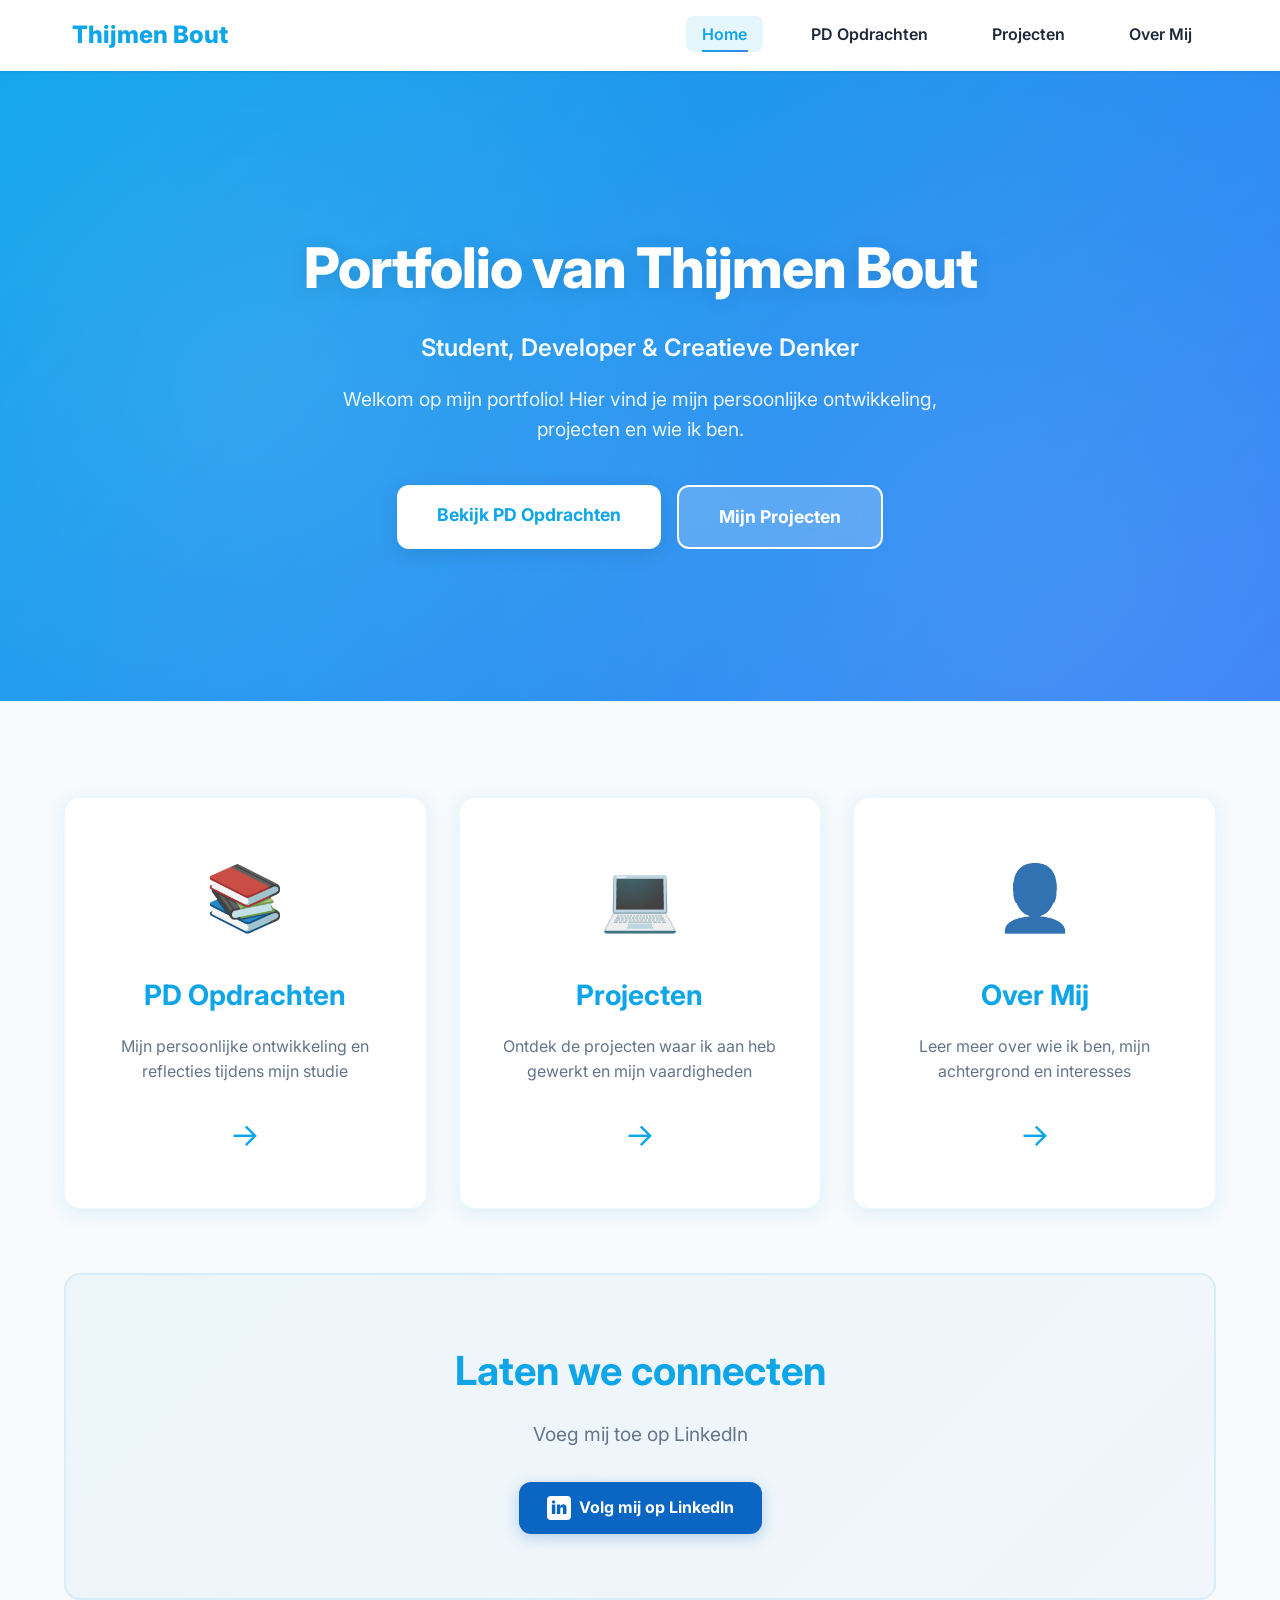
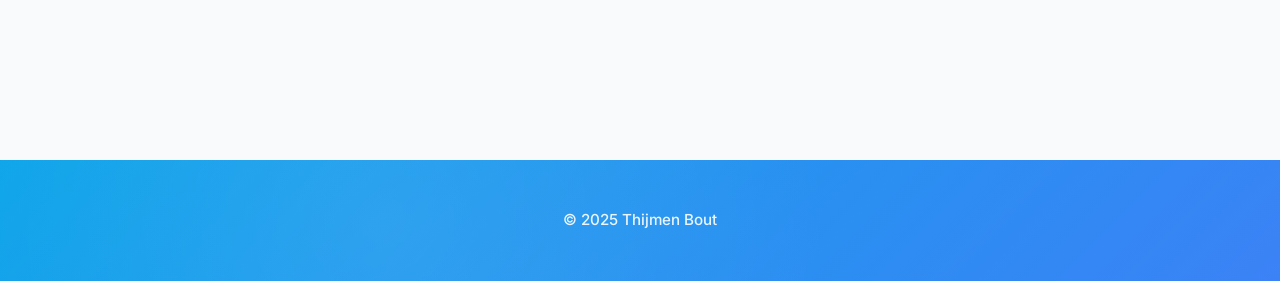
<file: index.html>
<!DOCTYPE html>
<html lang="nl">

<head>
    <meta charset="UTF-8">
    <meta name="viewport" content="width=device-width, initial-scale=1.0">
    <title>Portfolio - Thijmen Bout</title>
    <link rel="preconnect" href="https://fonts.googleapis.com">
    <link rel="preconnect" href="https://fonts.gstatic.com" crossorigin>
    <link href="https://fonts.googleapis.com/css2?family=Inter:wght@300;400;600;800&display=swap" rel="stylesheet">
    <link rel="stylesheet" href="style.css">
</head>

<body>
    <nav class="main-nav">
        <div class="nav-container">
            <a href="index.html" class="logo">Thijmen Bout</a>
            <ul class="nav-links">
                <li><a href="index.html" class="active">Home</a></li>
                <li><a href="pd-opdrachten.html">PD Opdrachten</a></li>
                <li><a href="projecten.html">Projecten</a></li>
                <li><a href="over-mij.html">Over Mij</a></li>
            </ul>
        </div>
    </nav>

    <header class="hero-header">
        <div class="hero-content">
            <h1>Portfolio van Thijmen Bout</h1>
            <p class="hero-subtitle">Student, Developer & Creatieve Denker</p>
            <p class="hero-description">Welkom op mijn portfolio! Hier vind je mijn persoonlijke ontwikkeling, projecten en wie ik ben.</p>
            <div class="hero-actions">
                <a href="pd-opdrachten.html" class="btn-primary">Bekijk PD Opdrachten</a>
                <a href="projecten.html" class="btn-secondary">Mijn Projecten</a>
            </div>
        </div>
    </header>

    <main class="home-main">
        <section class="home-section">
            <div class="section-cards">
                <a href="pd-opdrachten.html" class="feature-card">
                    <div class="card-icon">📚</div>
                    <h3>PD Opdrachten</h3>
                    <p>Mijn persoonlijke ontwikkeling en reflecties tijdens mijn studie</p>
                    <span class="card-arrow">→</span>
                </a>

                <a href="projecten.html" class="feature-card">
                    <div class="card-icon">💻</div>
                    <h3>Projecten</h3>
                    <p>Ontdek de projecten waar ik aan heb gewerkt en mijn vaardigheden</p>
                    <span class="card-arrow">→</span>
                </a>

                <a href="over-mij.html" class="feature-card">
                    <div class="card-icon">👤</div>
                    <h3>Over Mij</h3>
                    <p>Leer meer over wie ik ben, mijn achtergrond en interesses</p>
                    <span class="card-arrow">→</span>
                </a>
            </div>
        </section>

        <section class="cta-section">
            <div class="cta-content">
                <h2>Laten we connecten</h2>
                <p>Voeg mij toe op LinkedIn</p>
                <a class="linkedin-btn" href="https://www.linkedin.com/in/thijmen-bout-b343b7371" target="_blank" rel="noopener noreferrer">Volg mij op LinkedIn</a>
            </div>
        </section>
    </main>

    <footer class="pd-footer">
        <p>&copy; 2025 Thijmen Bout</p>
    </footer>
</body>

</html>
</file>
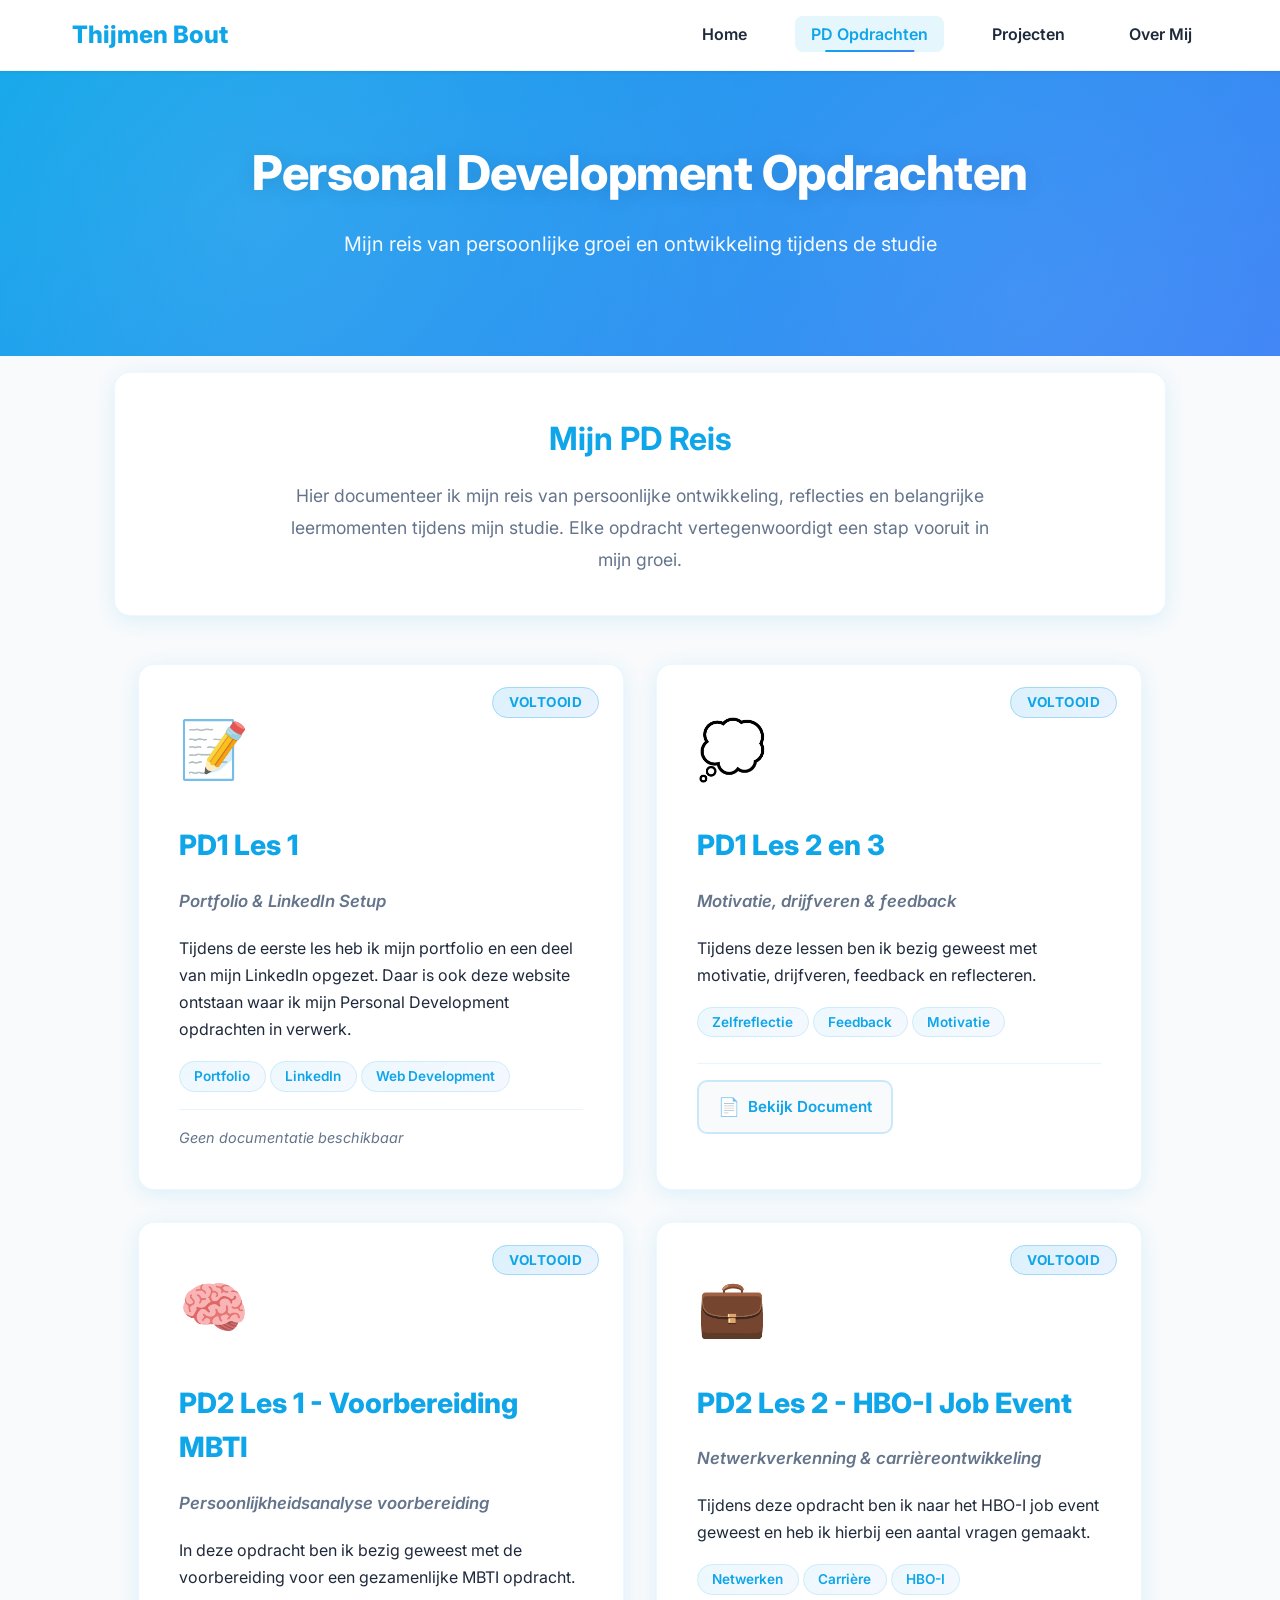
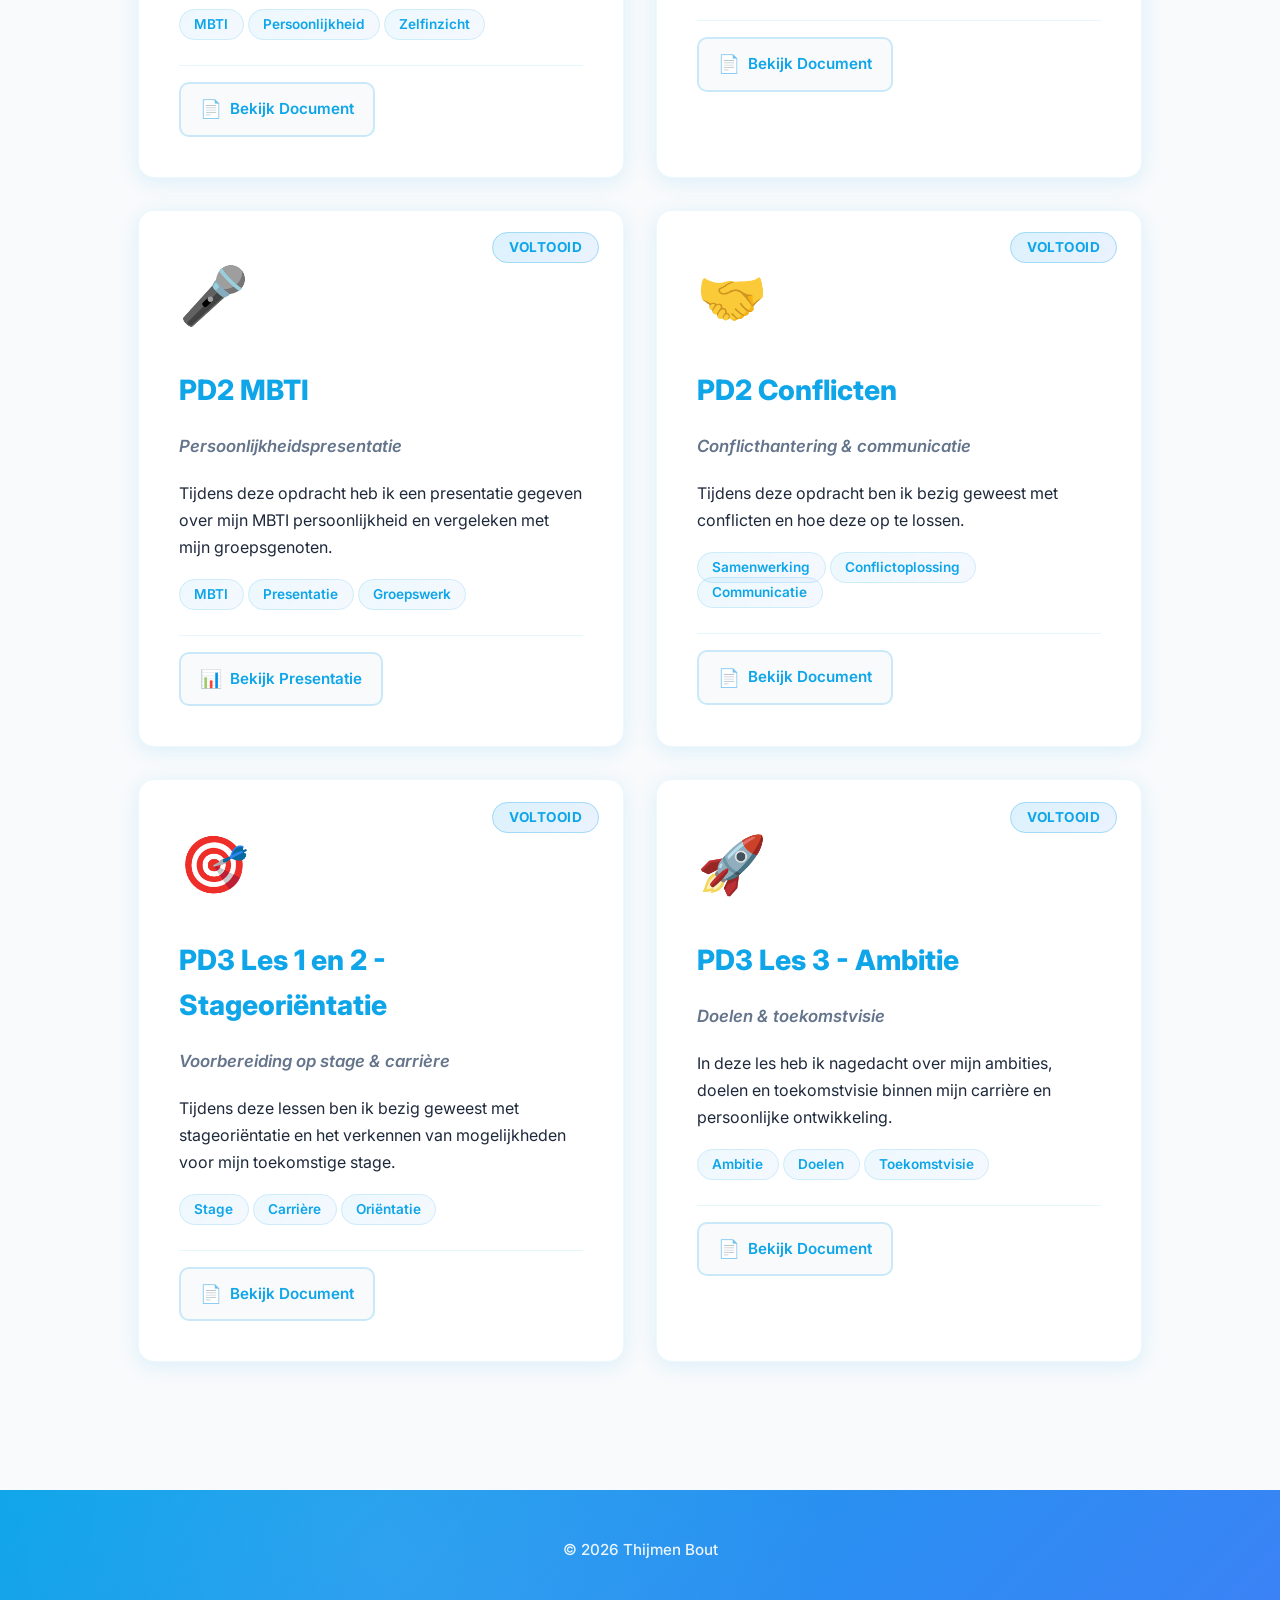
<file: opdracht.html>
<!DOCTYPE html>
<html lang="nl">
<head>
    <meta charset="UTF-8">
    <meta name="viewport" content="width=device-width, initial-scale=1.0">
    <title>Opdracht Details - Thijmen Bout</title>
    <link rel="stylesheet" href="style.css">
    <script defer src="opdracht.js"></script>
</head>
<body>
    <nav class="main-nav">
        <div class="nav-container">
            <a href="index.html" class="logo">Thijmen Bout</a>
            <ul class="nav-links">
                <li><a href="index.html">Home</a></li>
                <li><a href="pd-opdrachten.html" class="active">PD Opdrachten</a></li>
                <li><a href="projecten.html">Projecten</a></li>
                <li><a href="over-mij.html">Over Mij</a></li>
            </ul>
        </div>
    </nav>

    <header class="page-header">
        <h1>Opdracht Details</h1>
        <nav>
            <a href="pd-opdrachten.html" class="terug-btn">← Terug naar overzicht</a>
        </nav>
    </header>
    <main>
        <article class="opdracht-detail">
            <div class="opdracht-header">
                <h1 id="opdracht-titel"></h1>
                <button id="edit-opdracht-btn" class="edit-btn" title="Bewerk opdracht">✎</button>
            </div>
            <div id="opdracht-edit-form" class="edit-form verborgen">
                <input type="text" id="edit-titel" class="edit-titel" placeholder="Titel">
                <textarea id="edit-beschrijving" class="edit-beschrijving" placeholder="Beschrijving"></textarea>
                <div class="edit-buttons">
                    <button id="opslaan-edit-btn" class="opslaan-btn">Opslaan</button>
                    <button id="annuleer-edit-btn" class="annuleer-edit-btn">Annuleren</button>
                </div>
            </div>
            <div id="opdracht-content">
                <p id="opdracht-beschrijving"></p>
            </div>
            <div class="reflectie-sectie">
                <h3>Jouw Reflectie</h3>
                <div id="reflectie-container">
                    <textarea id="reflectie-tekst" placeholder="Schrijf hier je reflectie..." rows="8"></textarea>
                    <div class="button-group">
                        <button id="opslaan-btn">Reflectie Opslaan</button>
                        <!-- Google Docs link (per opdracht bewerkbaar) -->
                        <a id="google-doc-btn" class="google-doc-btn" href="#" target="_blank" rel="noopener" title="Open bijhorende Google Doc">Open bijhorende Google Doc</a>
                        <button id="edit-doc-btn" class="google-doc-edit-btn" type="button" title="Bewerk Google Doc link">✎</button>
                    </div>
                    <div id="doc-editor" class="verborgen">
                        <input id="doc-url-input" type="url" placeholder="Plak hier de Google Docs share-link" />
                        <div class="doc-editor-buttons">
                            <button id="save-doc-btn">Opslaan link</button>
                            <button id="cancel-doc-btn" type="button">Annuleren</button>
                        </div>
                    </div>
                    </div>
                </div>
                <div id="opgeslagen-reflectie" class="verborgen">
                    <div id="reflectie-content"></div>
                    <button id="bewerk-btn">Bewerk Reflectie</button>
                </div>
            </div>
        </article>
    </main>
    <footer class="pd-footer">
        <p>&copy; 2025 Thijmen Bout</p>
    </footer>
</body>
</html>
</file>
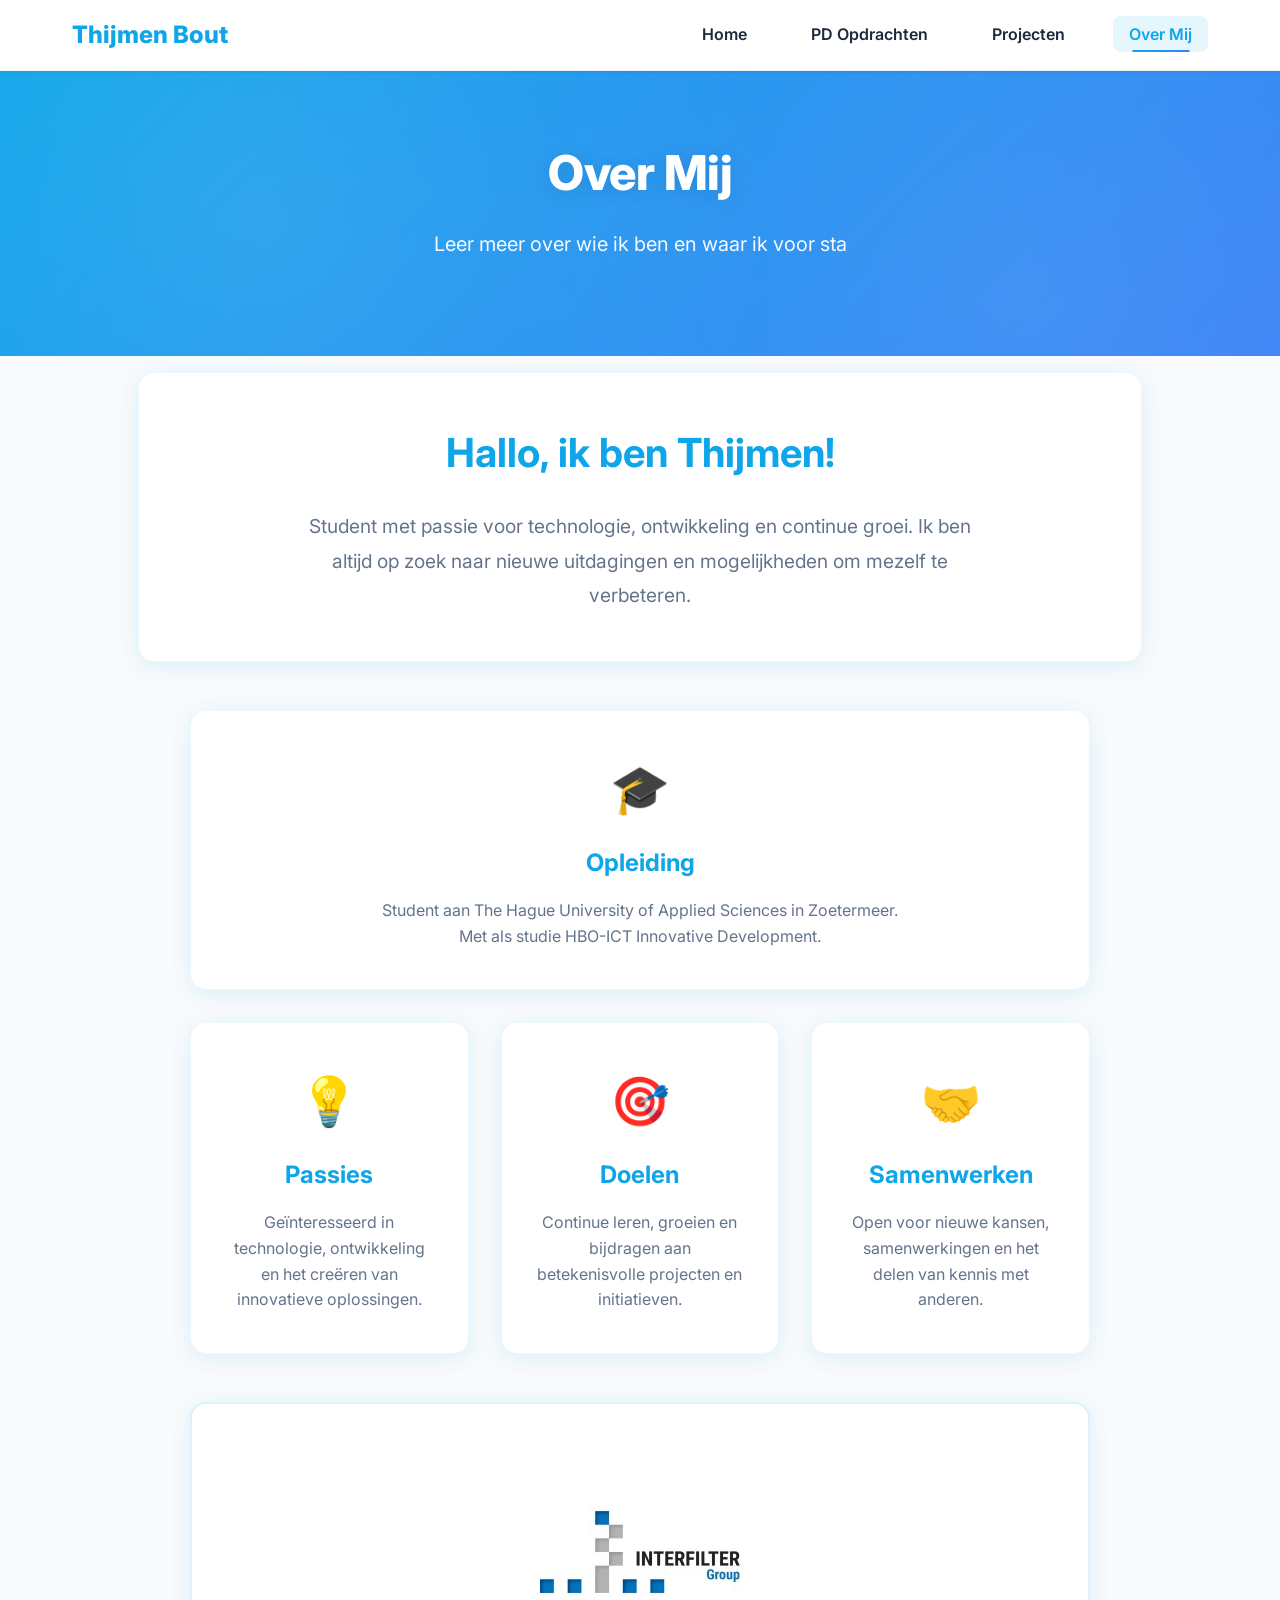
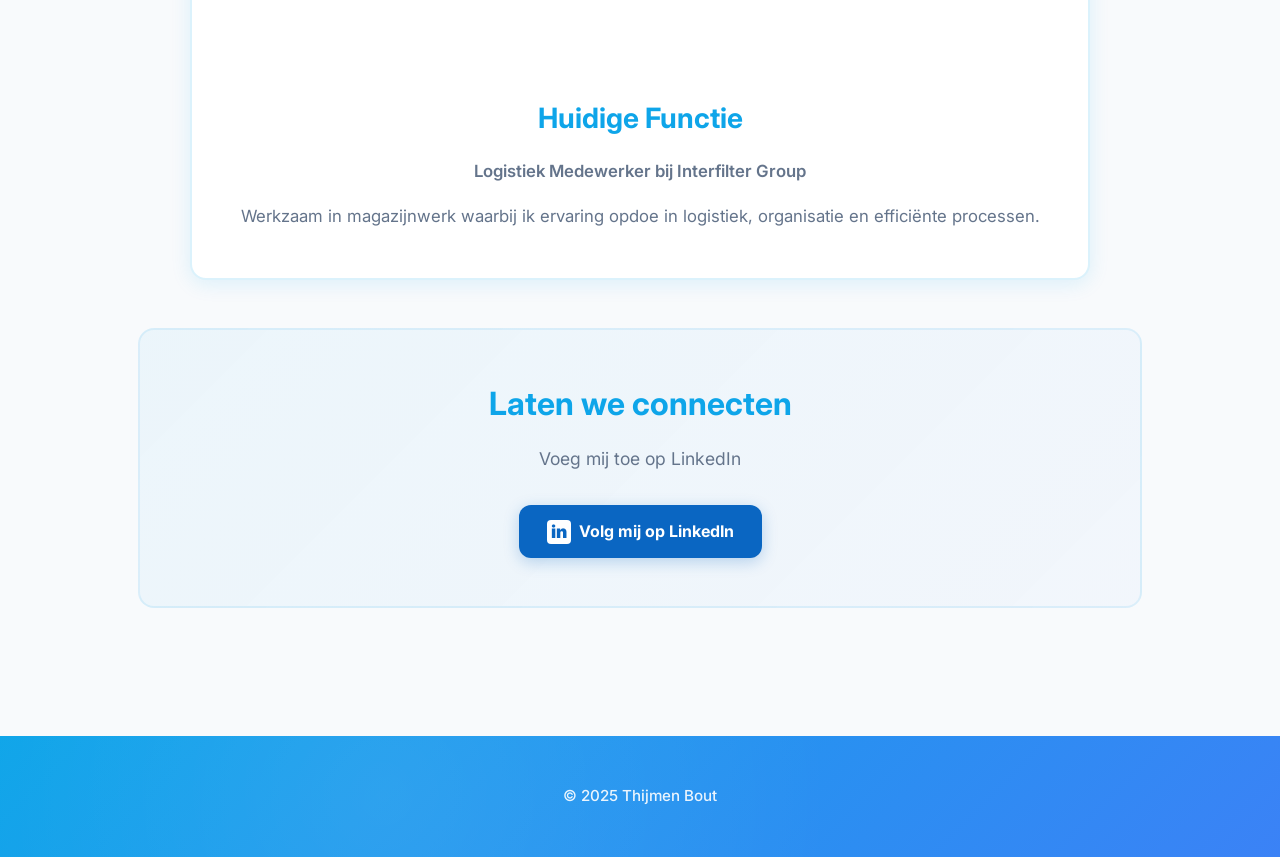
<file: over-mij.html>
<!DOCTYPE html>
<html lang="nl">

<head>
    <meta charset="UTF-8">
    <meta name="viewport" content="width=device-width, initial-scale=1.0">
    <title>Over Mij - Thijmen Bout</title>
    <link rel="preconnect" href="https://fonts.googleapis.com">
    <link rel="preconnect" href="https://fonts.gstatic.com" crossorigin>
    <link href="https://fonts.googleapis.com/css2?family=Inter:wght@300;400;600;800&display=swap" rel="stylesheet">
    <link rel="stylesheet" href="style.css">
</head>

<body>
    <nav class="main-nav">
        <div class="nav-container">
            <a href="index.html" class="logo">Thijmen Bout</a>
            <ul class="nav-links">
                <li><a href="index.html">Home</a></li>
                <li><a href="pd-opdrachten.html">PD Opdrachten</a></li>
                <li><a href="projecten.html">Projecten</a></li>
                <li><a href="over-mij.html" class="active">Over Mij</a></li>
            </ul>
        </div>
    </nav>

    <header class="page-header">
        <h1>Over Mij</h1>
        <p>Leer meer over wie ik ben en waar ik voor sta</p>
    </header>

    <main>
        <section class="about-content">
            <div class="about-intro">
                <div class="about-text">
                    <h2>Hallo, ik ben Thijmen!</h2>
                    <p>Student met passie voor technologie, ontwikkeling en continue groei. Ik ben altijd op zoek naar nieuwe uitdagingen en mogelijkheden om mezelf te verbeteren.</p>
                </div>
            </div>

            <div class="about-grid">
                <div class="about-card featured-card">
                    <div class="about-card-icon">🎓</div>
                    <h3>Opleiding</h3>
                    <p>Student aan The Hague University of Applied Sciences in Zoetermeer. </p>
                    <p>Met als studie HBO-ICT Innovative Development.</p>
                </div>
            </div>

            <div class="about-grid-three">
                <div class="about-card">
                    <div class="about-card-icon">💡</div>
                    <h3>Passies</h3>
                    <p>Geïnteresseerd in technologie, ontwikkeling en het creëren van innovatieve oplossingen.</p>
                </div>

                <div class="about-card">
                    <div class="about-card-icon">🎯</div>
                    <h3>Doelen</h3>
                    <p>Continue leren, groeien en bijdragen aan betekenisvolle projecten en initiatieven.</p>
                </div>

                <div class="about-card">
                    <div class="about-card-icon">🤝</div>
                    <h3>Samenwerken</h3>
                    <p>Open voor nieuwe kansen, samenwerkingen en het delen van kennis met anderen.</p>
                </div>
            </div>

            <div class="huidige-functie">
                <div class="functie-card">
                    <div class="functie-icon"><img src="images/interfilter-logo.jpg" alt="Interfilter Logo"></div>
                    <h3>Huidige Functie</h3>
                    <p class="functie-title">Logistiek Medewerker bij Interfilter Group</p>
                    <p>Werkzaam in magazijnwerk waarbij ik ervaring opdoe in logistiek, organisatie en efficiënte processen.</p>
                </div>
            </div>

            <div class="contact-section">
                <h2>Laten we connecten</h2>
                <p>Voeg mij toe op LinkedIn</p>
                <a class="linkedin-btn" href="https://www.linkedin.com/in/thijmen-bout-b343b7371" target="_blank" rel="noopener noreferrer">Volg mij op LinkedIn</a>
            </div>
        </section>
    </main>

    <footer class="pd-footer">
        <p>&copy; 2025 Thijmen Bout </p>
    </footer>
</body>

</html>
</file>
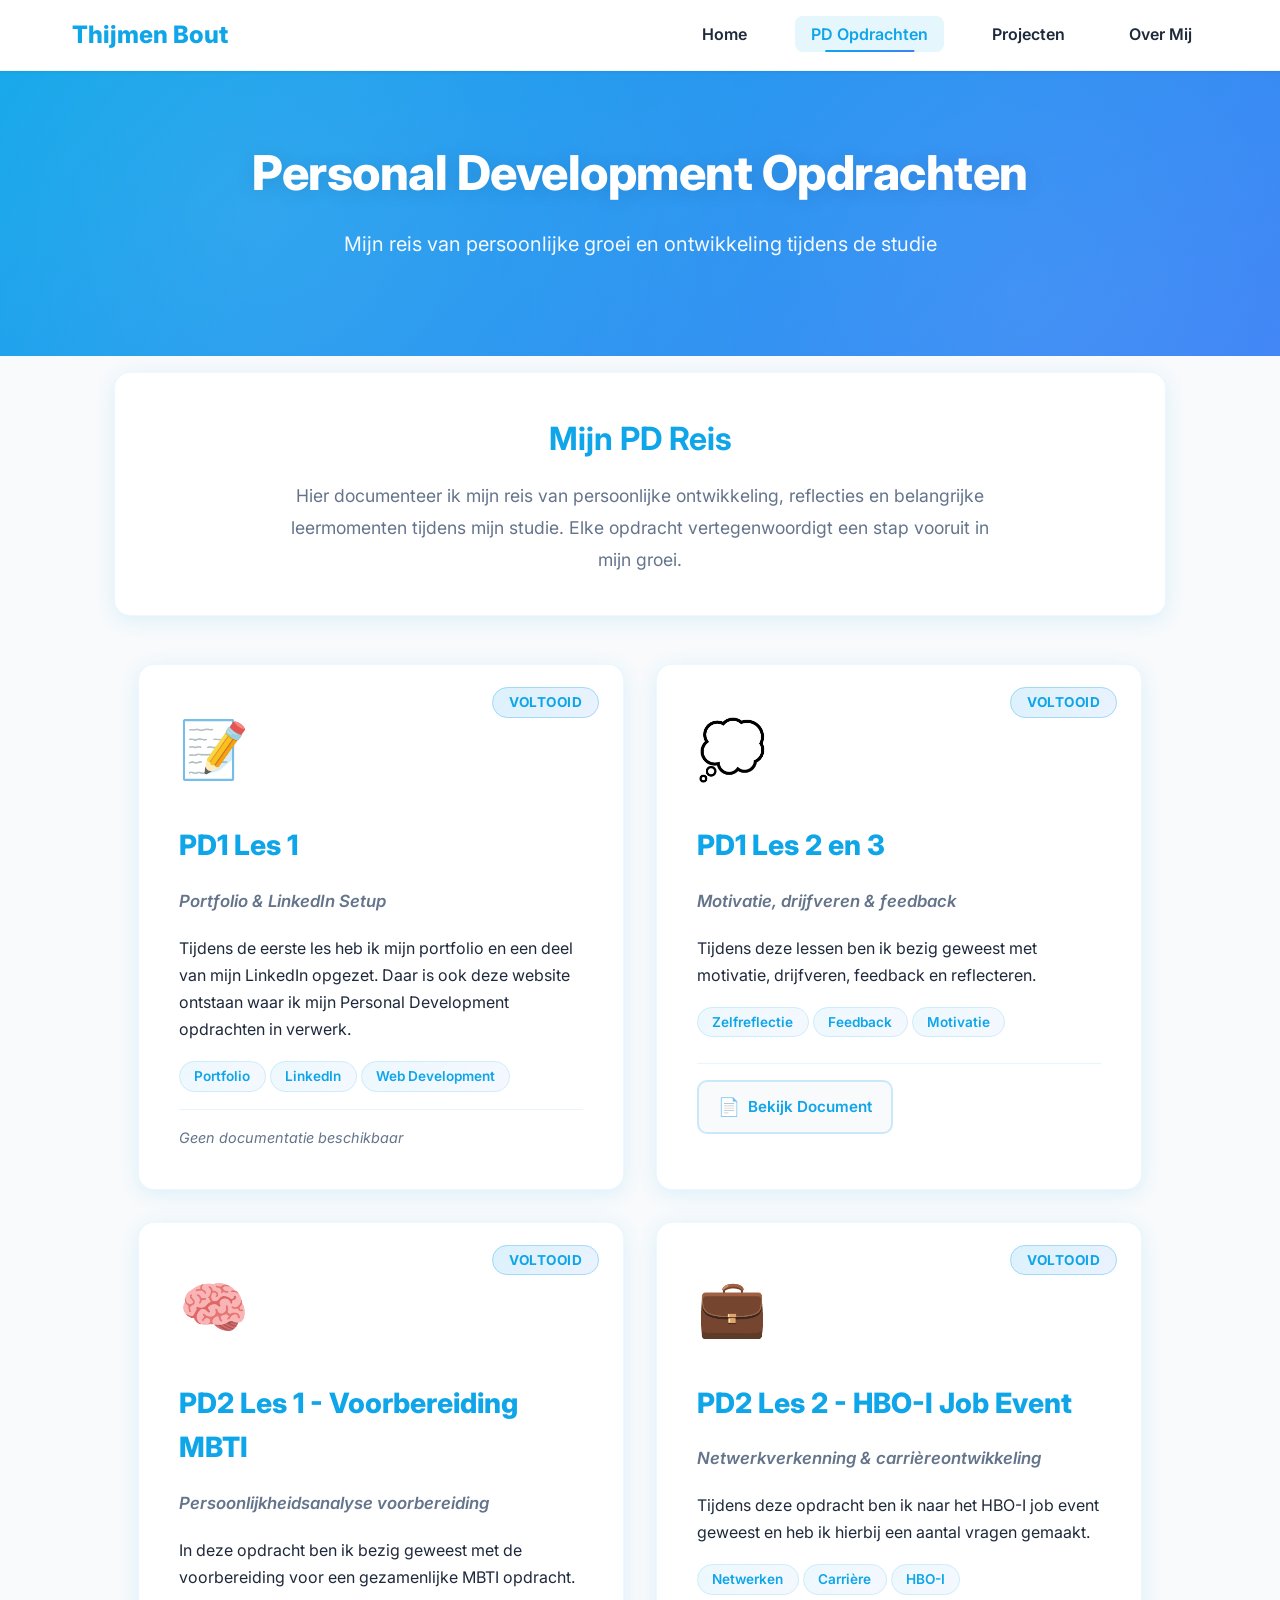
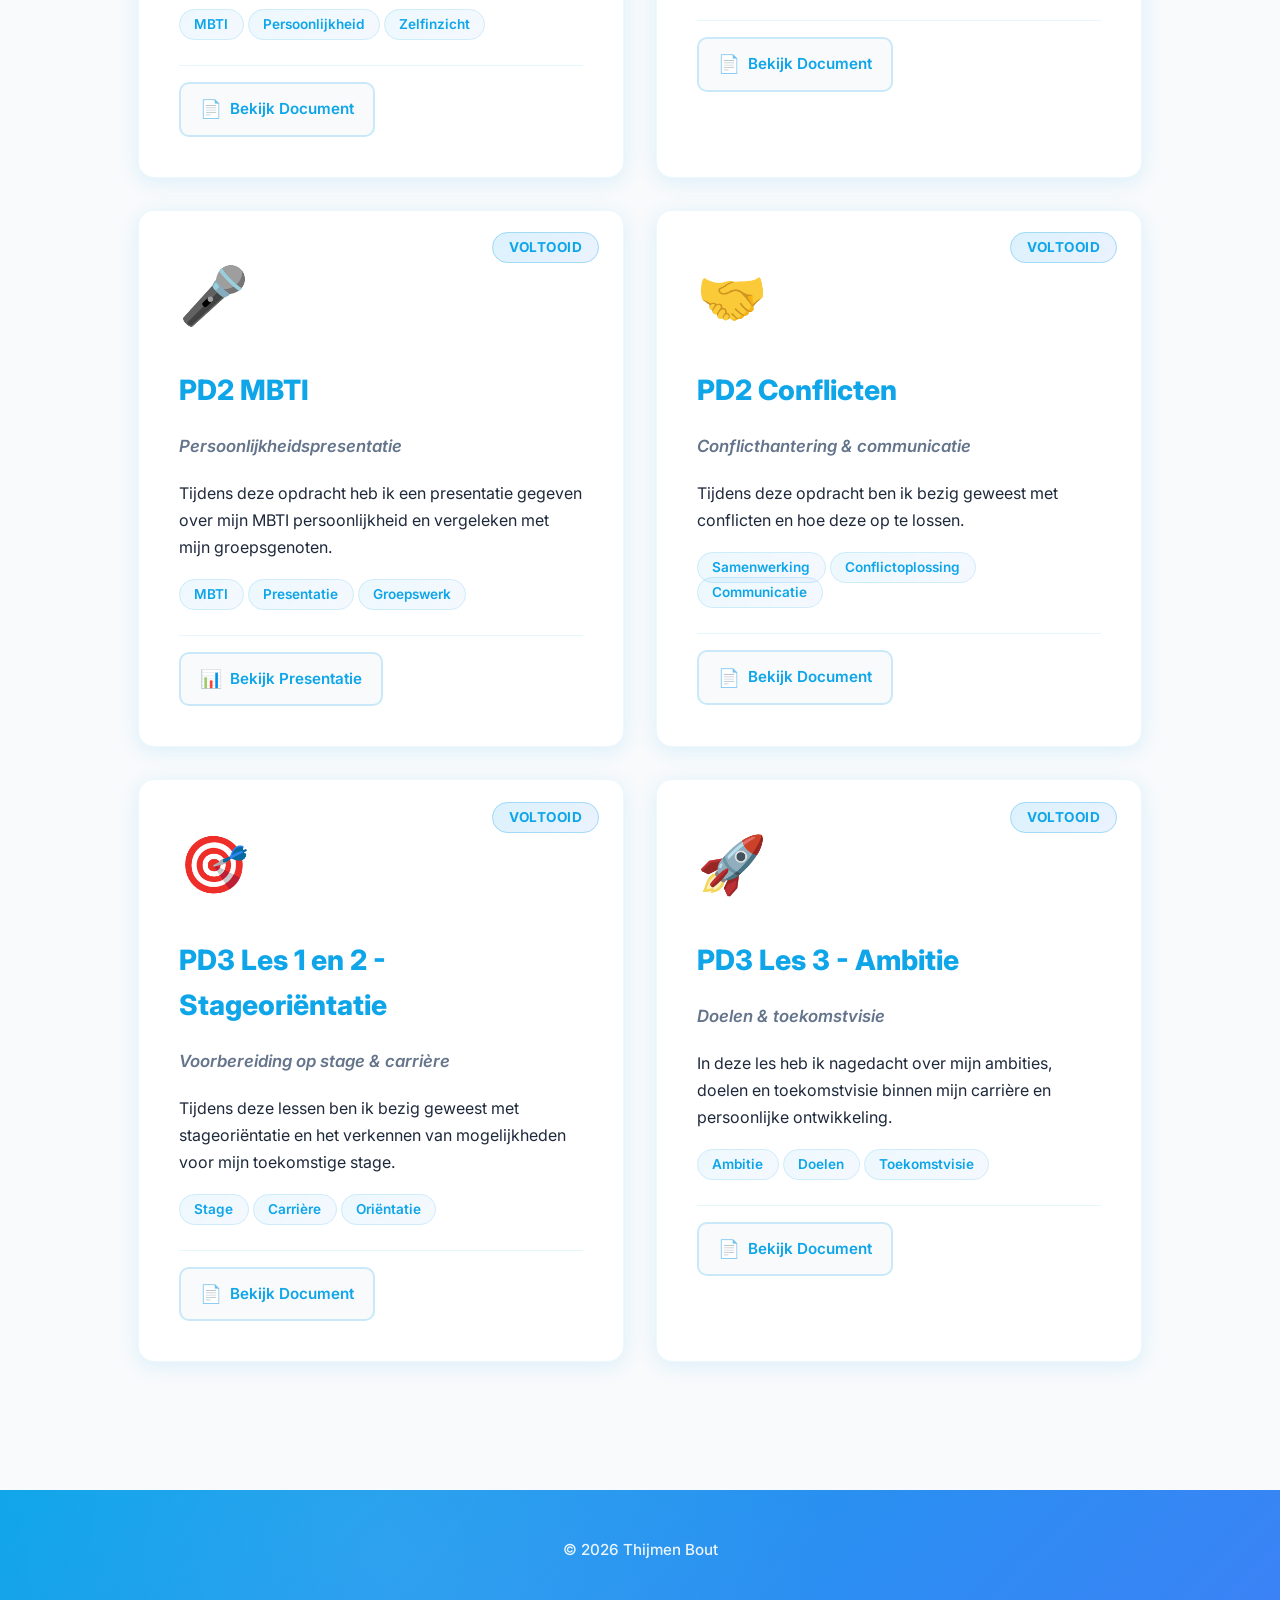
<file: pd-opdrachten.html>
<!DOCTYPE html>
<html lang="nl">

<head>
    <meta charset="UTF-8">
    <meta name="viewport" content="width=device-width, initial-scale=1.0">
    <title>PD Opdrachten - Thijmen Bout</title>
    <link rel="preconnect" href="https://fonts.googleapis.com">
    <link rel="preconnect" href="https://fonts.gstatic.com" crossorigin>
    <link href="https://fonts.googleapis.com/css2?family=Inter:wght@300;400;600;800&display=swap" rel="stylesheet">
    <link rel="stylesheet" href="style.css">
</head>

<body>
    <nav class="main-nav">
        <div class="nav-container">
            <a href="index.html" class="logo">Thijmen Bout</a>
            <ul class="nav-links">
                <li><a href="index.html">Home</a></li>
                <li><a href="pd-opdrachten.html" class="active">PD Opdrachten</a></li>
                <li><a href="projecten.html">Projecten</a></li>
                <li><a href="over-mij.html">Over Mij</a></li>
            </ul>
        </div>
    </nav>

    <header class="page-header">
        <h1>Personal Development Opdrachten</h1>
        <p>Mijn reis van persoonlijke groei en ontwikkeling tijdens de studie</p>
    </header>

    <main>
        <section class="intro">
            <h2>Mijn PD Reis</h2>
            <p>Hier documenteer ik mijn reis van persoonlijke ontwikkeling, reflecties en belangrijke leermomenten
                tijdens mijn studie. Elke opdracht vertegenwoordigt een stap vooruit in mijn groei.</p>
        </section>

        <section class="opdrachten-lijst">
            <div class="opdrachten-container">
                
                <!-- PD1 Les 1 -->
                <div class="pd-card">
                    <div class="pd-status">
                        <span class="status-badge completed">Voltooid</span>
                    </div>
                    <div class="pd-icon">📝</div>
                    <h3>PD1 Les 1</h3>
                    <p class="pd-tagline">Portfolio & LinkedIn Setup</p>
                    <p class="pd-description">
                        Tijdens de eerste les heb ik mijn portfolio en een deel van mijn LinkedIn opgezet. Daar is ook deze website ontstaan waar ik mijn Personal Development opdrachten in verwerk.
                    </p>
                    
                    <div class="pd-tech">
                        <span class="tech-tag">Portfolio</span>
                        <span class="tech-tag">LinkedIn</span>
                        <span class="tech-tag">Web Development</span>
                    </div>

                    <div class="pd-footer-note">
                        <p><em>Geen documentatie beschikbaar</em></p>
                    </div>
                </div>

                <!-- PD1 Les 2 en 3 -->
                <div class="pd-card">
                    <div class="pd-status">
                        <span class="status-badge completed">Voltooid</span>
                    </div>
                    <div class="pd-icon">💭</div>
                    <h3>PD1 Les 2 en 3</h3>
                    <p class="pd-tagline">Motivatie, drijfveren & feedback</p>
                    <p class="pd-description">
                        Tijdens deze lessen ben ik bezig geweest met motivatie, drijfveren, feedback en reflecteren.
                    </p>
                    
                    <div class="pd-tech">
                        <span class="tech-tag">Zelfreflectie</span>
                        <span class="tech-tag">Feedback</span>
                        <span class="tech-tag">Motivatie</span>
                    </div>

                    <div class="pd-links">
                        <a href="https://dehaagsehogeschool-my.sharepoint.com/:w:/g/personal/24042498_student_hhs_nl/IQCJvXWbPTMiRr5jkvDYadioATqq4CAEAxIkroJi87H1L3g?e=4V77oF" target="_blank" rel="noopener noreferrer" class="pd-link">
                            <span>📄</span> Bekijk Document
                        </a>
                    </div>
                </div>

                <!-- PD2 Les 1 Voorbereiding MBTI -->
                <div class="pd-card">
                    <div class="pd-status">
                        <span class="status-badge completed">Voltooid</span>
                    </div>
                    <div class="pd-icon">🧠</div>
                    <h3>PD2 Les 1 - Voorbereiding MBTI</h3>
                    <p class="pd-tagline">Persoonlijkheidsanalyse voorbereiding</p>
                    <p class="pd-description">
                        In deze opdracht ben ik bezig geweest met de voorbereiding voor een gezamenlijke MBTI opdracht.
                    </p>
                    
                    <div class="pd-tech">
                        <span class="tech-tag">MBTI</span>
                        <span class="tech-tag">Persoonlijkheid</span>
                        <span class="tech-tag">Zelfinzicht</span>
                    </div>

                    <div class="pd-links">
                        <a href="https://docs.google.com/document/d/194tOu3C79kh7CyYHNu3tUswESD9iOEBrUKUqNijnOXQ/edit?usp=sharing" target="_blank" rel="noopener noreferrer" class="pd-link">
                            <span>📄</span> Bekijk Document
                        </a>
                    </div>
                </div>

                <!-- PD2 Les 2 HBO-I job event -->
                <div class="pd-card">
                    <div class="pd-status">
                        <span class="status-badge completed">Voltooid</span>
                    </div>
                    <div class="pd-icon">💼</div>
                    <h3>PD2 Les 2 - HBO-I Job Event</h3>
                    <p class="pd-tagline">Netwerkverkenning & carrièreontwikkeling</p>
                    <p class="pd-description">
                        Tijdens deze opdracht ben ik naar het HBO-I job event geweest en heb ik hierbij een aantal vragen gemaakt.
                    </p>
                    
                    <div class="pd-tech">
                        <span class="tech-tag">Netwerken</span>
                        <span class="tech-tag">Carrière</span>
                        <span class="tech-tag">HBO-I</span>
                    </div>

                    <div class="pd-links">
                        <a href="https://docs.google.com/document/d/1G5PJfRuuVkimu5lVARWIMsbdYboZoSiar7qd5TpWCiA/edit?usp=sharing" target="_blank" rel="noopener noreferrer" class="pd-link">
                            <span>📄</span> Bekijk Document
                        </a>
                    </div>
                </div>

                <!-- PD2 MBTI -->
                <div class="pd-card">
                    <div class="pd-status">
                        <span class="status-badge completed">Voltooid</span>
                    </div>
                    <div class="pd-icon">🎤</div>
                    <h3>PD2 MBTI</h3>
                    <p class="pd-tagline">Persoonlijkheidspresentatie</p>
                    <p class="pd-description">
                        Tijdens deze opdracht heb ik een presentatie gegeven over mijn MBTI persoonlijkheid en vergeleken met mijn groepsgenoten.
                    </p>
                    
                    <div class="pd-tech">
                        <span class="tech-tag">MBTI</span>
                        <span class="tech-tag">Presentatie</span>
                        <span class="tech-tag">Groepswerk</span>
                    </div>

                    <div class="pd-links">
                        <a href="https://docs.google.com/presentation/d/1ZFDiH3PDWGbK4LpHAWeGkdUjZCNbl4COks6PVK_SogU/edit?usp=sharing" target="_blank" rel="noopener noreferrer" class="pd-link">
                            <span>📊</span> Bekijk Presentatie
                        </a>
                    </div>
                </div>

                <!-- PD2 Conflicten -->
                <div class="pd-card">
                    <div class="pd-status">
                        <span class="status-badge completed">Voltooid</span>
                    </div>
                    <div class="pd-icon">🤝</div>
                    <h3>PD2 Conflicten</h3>
                    <p class="pd-tagline">Conflicthantering & communicatie</p>
                    <p class="pd-description">
                        Tijdens deze opdracht ben ik bezig geweest met conflicten en hoe deze op te lossen.
                    </p>
                    
                    <div class="pd-tech">
                        <span class="tech-tag">Samenwerking</span>
                        <span class="tech-tag">Conflictoplossing</span>
                        <span class="tech-tag">Communicatie</span>
                    </div>

                    <div class="pd-links">
                        <a href="https://docs.google.com/document/d/1X6jiQvKNvfwuEf5hdRSWVNmJhtZSMHn8yPHspEiVBQA/edit?usp=sharing" target="_blank" rel="noopener noreferrer" class="pd-link">
                            <span>📄</span> Bekijk Document
                        </a>
                    </div>
                </div>

                <!-- PD3 Les 1 en 2 Stageoriëntatie -->
                <div class="pd-card">
                    <div class="pd-status">
                        <span class="status-badge completed">Voltooid</span>
                    </div>
                    <div class="pd-icon">🎯</div>
                    <h3>PD3 Les 1 en 2 - Stageoriëntatie</h3>
                    <p class="pd-tagline">Voorbereiding op stage & carrière</p>
                    <p class="pd-description">
                        Tijdens deze lessen ben ik bezig geweest met stageoriëntatie en het verkennen van mogelijkheden voor mijn toekomstige stage.
                    </p>
                    
                    <div class="pd-tech">
                        <span class="tech-tag">Stage</span>
                        <span class="tech-tag">Carrière</span>
                        <span class="tech-tag">Oriëntatie</span>
                    </div>

                    <div class="pd-links">
                        <a href="https://docs.google.com/document/d/1Isx-M-_jwyQaqRCUgR02ISy-NT2ZuJz_FtPnb3MFJvM/edit?usp=sharing" target="_blank" rel="noopener noreferrer" class="pd-link">
                            <span>📄</span> Bekijk Document
                        </a>
                    </div>
                </div>

                <!-- PD3 Les 3 Ambitie -->
                <div class="pd-card">
                    <div class="pd-status">
                        <span class="status-badge completed">Voltooid</span>
                    </div>
                    <div class="pd-icon">🚀</div>
                    <h3>PD3 Les 3 - Ambitie</h3>
                    <p class="pd-tagline">Doelen & toekomstvisie</p>
                    <p class="pd-description">
                        In deze les heb ik nagedacht over mijn ambities, doelen en toekomstvisie binnen mijn carrière en persoonlijke ontwikkeling.
                    </p>
                    
                    <div class="pd-tech">
                        <span class="tech-tag">Ambitie</span>
                        <span class="tech-tag">Doelen</span>
                        <span class="tech-tag">Toekomstvisie</span>
                    </div>

                    <div class="pd-links">
                        <a href="https://docs.google.com/document/d/13prefEz7GFsV-SDP9noZaTdn1cfzZ6ULMvIZ7gKZ-0c/edit?usp=sharing" target="_blank" rel="noopener noreferrer" class="pd-link">
                            <span>📄</span> Bekijk Document
                        </a>
                    </div>
                </div>

            </div>
        </section>
    </main>

    <footer class="pd-footer">
        <p>&copy; 2026 Thijmen Bout</p>
    </footer>
</body>

</html>
</file>
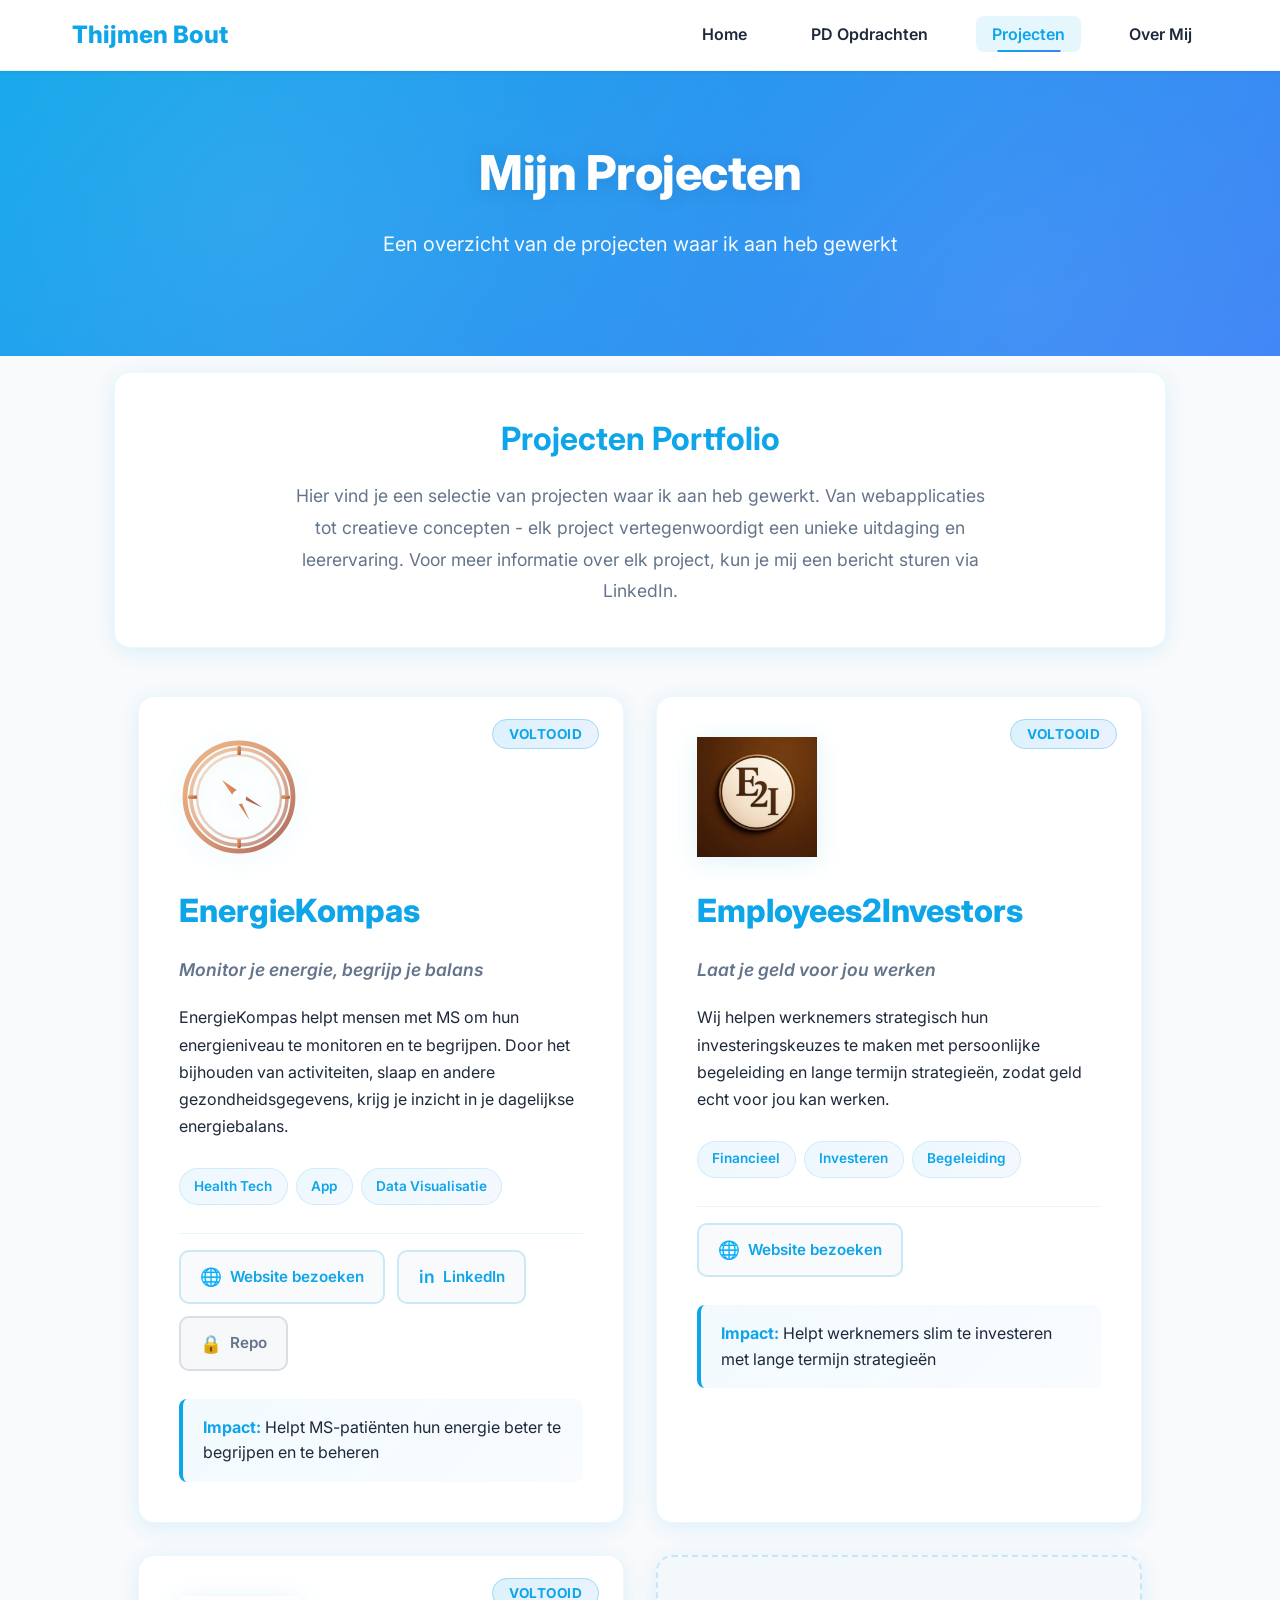
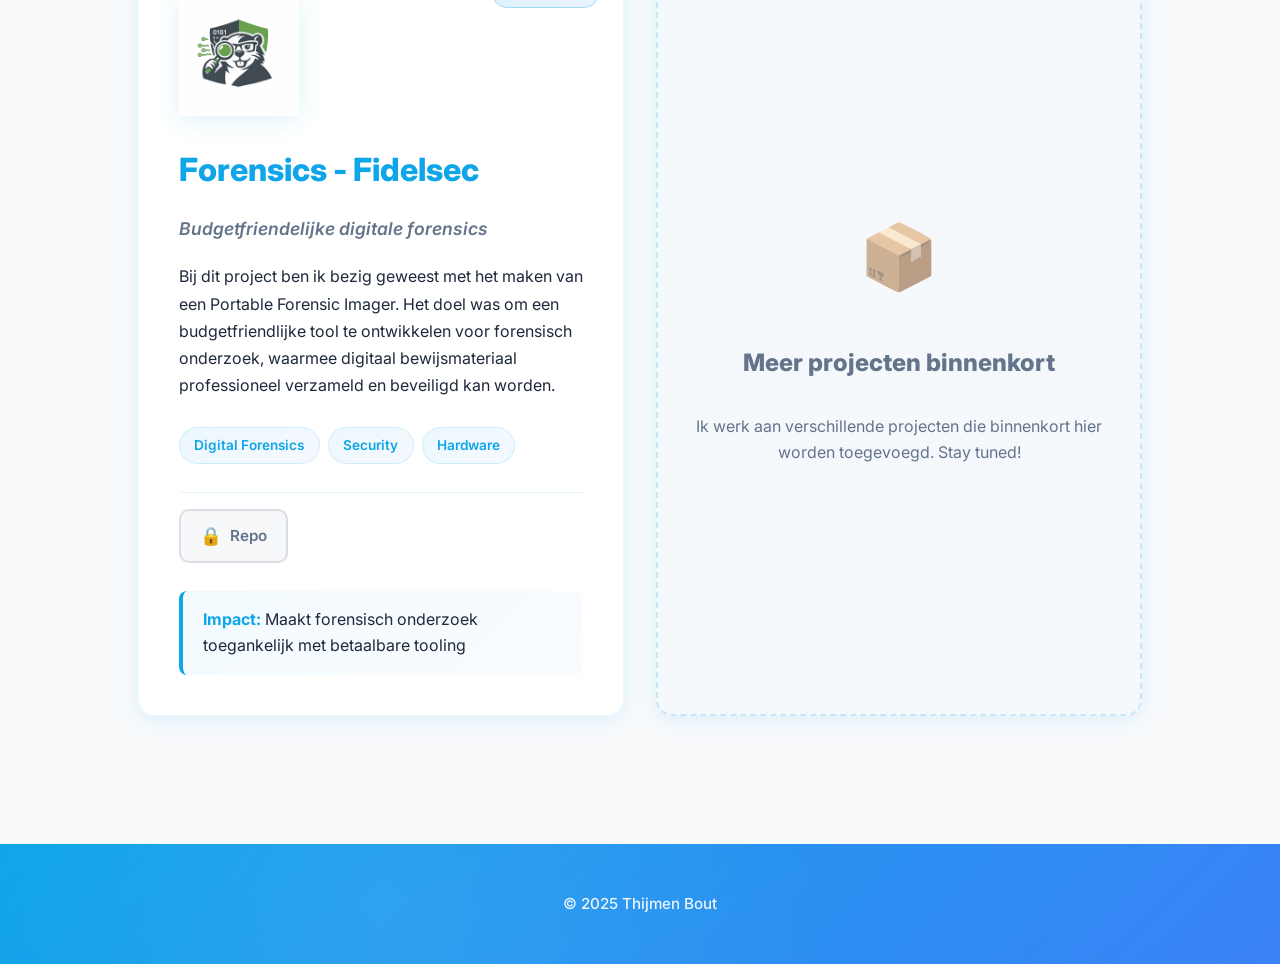
<file: projecten.html>
<!DOCTYPE html>
<html lang="nl">

<head>
    <meta charset="UTF-8">
    <meta name="viewport" content="width=device-width, initial-scale=1.0">
    <title>Projecten - Thijmen Bout</title>
    <link rel="preconnect" href="https://fonts.googleapis.com">
    <link rel="preconnect" href="https://fonts.gstatic.com" crossorigin>
    <link href="https://fonts.googleapis.com/css2?family=Inter:wght@300;400;600;800&display=swap" rel="stylesheet">
    <link rel="stylesheet" href="style.css">
</head>

<body>
    <nav class="main-nav">
        <div class="nav-container">
            <a href="index.html" class="logo">Thijmen Bout</a>
            <ul class="nav-links">
                <li><a href="index.html">Home</a></li>
                <li><a href="pd-opdrachten.html">PD Opdrachten</a></li>
                <li><a href="projecten.html" class="active">Projecten</a></li>
                <li><a href="over-mij.html">Over Mij</a></li>
            </ul>
        </div>
    </nav>

    <header class="page-header">
        <h1>Mijn Projecten</h1>
        <p>Een overzicht van de projecten waar ik aan heb gewerkt</p>
    </header>

    <main>
        <section class="intro">
            <h2>Projecten Portfolio</h2>
            <p>Hier vind je een selectie van projecten waar ik aan heb gewerkt. Van webapplicaties tot creatieve concepten - elk project vertegenwoordigt een unieke uitdaging en leerervaring. Voor meer informatie over elk project, kun je mij een bericht sturen via LinkedIn.</p>
        </section>

        <section class="projecten-lijst">
            <div class="projecten-container">
                <!-- EnergieKompas Project -->
                <div class="project-card">
                    <div class="project-status">
                        <span class="status-badge completed">Voltooid</span>
                    </div>
                    <div class="project-icon">
                        <img src="images/energiekompas-logo.svg" alt="EnergieKompas Logo" class="project-logo">
                    </div>
                    <h3>EnergieKompas</h3>
                    <p class="project-tagline">Monitor je energie, begrijp je balans</p>
                    <p class="project-description">
                        EnergieKompas helpt mensen met MS om hun energieniveau te monitoren en te begrijpen. Door het bijhouden van activiteiten, slaap en andere gezondheidsgegevens, krijg je inzicht in je dagelijkse energiebalans.
                    </p>
                    
                    <div class="project-tech">
                        <span class="tech-tag">Health Tech</span>
                        <span class="tech-tag">App</span>
                        <span class="tech-tag">Data Visualisatie</span>
                    </div>

                    <div class="project-links">
                        <a href="https://energie-kompas.nl" target="_blank" rel="noopener noreferrer" class="project-link">
                            <span>🌐</span> Website bezoeken
                        </a>
                        <a href="https://www.linkedin.com/company/energiekompas" target="_blank" rel="noopener noreferrer" class="project-link">
                            <span>in</span> LinkedIn
                        </a>
                        <div class="project-link repo-placeholder" title="Info naar de repo, stuur een berichtje op LinkedIn">
                            <span>🔒</span> Repo 
                            <div class="coming-soon-tooltip">
                                <span class="tooltip-icon">🚧</span>
                                Code beschikbaar op aanvraag.
                            </div>
                        </div>
                    </div>

                    <div class="project-highlight">
                        <p><strong>Impact:</strong> Helpt MS-patiënten hun energie beter te begrijpen en te beheren</p>
                    </div>
                </div>

                <!-- Employees2Investors Project -->
                <div class="project-card">
                    <div class="project-status">
                        <span class="status-badge completed">Voltooid</span>
                    </div>
                    <div class="project-icon">
                        <img src="images/Employees2Investors_Logo.png" alt="Employees2Investors Logo" class="project-logo">
                    </div>
                    <h3>Employees2Investors</h3>
                    <p class="project-tagline">Laat je geld voor jou werken</p>
                    <p class="project-description">
                        Wij helpen werknemers strategisch hun investeringskeuzes te maken met persoonlijke begeleiding en lange termijn strategieën, zodat geld echt voor jou kan werken.
                    </p>
                    
                    <div class="project-tech">
                        <span class="tech-tag">Financieel</span>
                        <span class="tech-tag">Investeren</span>
                        <span class="tech-tag">Begeleiding</span>
                    </div>

                    <div class="project-links">
                        <a href="https://employees2investors.nl" target="_blank" rel="noopener noreferrer" class="project-link">
                            <span>🌐</span> Website bezoeken
                        </a>
                    </div>

                    <div class="project-highlight">
                        <p><strong>Impact:</strong> Helpt werknemers slim te investeren met lange termijn strategieën</p>
                    </div>
                </div>

                <!-- Forensics - Fidelsec Project -->
                <div class="project-card">
                    <div class="project-status">
                        <span class="status-badge completed">Voltooid</span>
                    </div>
                    <div class="project-icon">
                        <img src="images/Fidelsec_Logo.png" alt="Forensics Fidelsec Logo" class="project-logo">
                    </div>
                    <h3>Forensics - Fidelsec</h3>
                    <p class="project-tagline">Budgetfriendelijke digitale forensics</p>
                    <p class="project-description">
                        Bij dit project ben ik bezig geweest met het maken van een Portable Forensic Imager. Het doel was om een budgetfriendlijke tool te ontwikkelen voor forensisch onderzoek, waarmee digitaal bewijsmateriaal professioneel verzameld en beveiligd kan worden.
                    </p>
                    
                    <div class="project-tech">
                        <span class="tech-tag">Digital Forensics</span>
                        <span class="tech-tag">Security</span>
                        <span class="tech-tag">Hardware</span>
                    </div>

                    <div class="project-links">
                        <div class="project-link repo-placeholder" title="Info naar de repo, stuur een berichtje op LinkedIn">
                            <span>🔒</span> Repo 
                            <div class="coming-soon-tooltip">
                                <span class="tooltip-icon">🚧</span>
                                Code beschikbaar op aanvraag.
                            </div>
                        </div>
                    </div>

                    <div class="project-highlight">
                        <p><strong>Impact:</strong> Maakt forensisch onderzoek toegankelijk met betaalbare tooling</p>
                    </div>
                </div>

                <!-- Placeholder voor meer projecten -->
                <div class="project-card placeholder-card">
                    <div class="placeholder-icon">📦</div>
                    <h3>Meer projecten binnenkort</h3>
                    <p>Ik werk aan verschillende projecten die binnenkort hier worden toegevoegd. Stay tuned!</p>
                </div>
            </div>
        </section>
    </main>

    <footer class="pd-footer">
        <p>&copy; 2025 Thijmen Bout</p>
    </footer>
</body>

</html>
</file>
<file: style.css>
.reflectie-indicator {
    display: inline-flex;
    align-items: center;
    gap: 0.5rem;
    color: var(--success);
    font-size: 0.9rem;
    font-weight: 600;
    margin-top: 1rem;
    padding: 0.5rem 1rem;
    background: linear-gradient(135deg, rgba(16, 185, 129, 0.1), rgba(5, 150, 105, 0.05));
    border-radius: 2rem;
    border: 1px solid rgba(16, 185, 129, 0.2);
}

.reflectie-indicator::before {
    content: '✓';
    font-size: 1.1rem;
}
/* Opdracht detail pagina styling */
.opdracht-detail {
    background: var(--card);
    border-radius: var(--border-radius);
    padding: 3rem;
    box-shadow: var(--shadow-lg);
    margin: 0 1.5rem;
    border: 1px solid rgba(14, 165, 233, 0.08);
}

.opdracht-detail h2 {
    color: var(--primary);
    font-size: 2.25rem;
    font-weight: 700;
    margin-bottom: 1.5rem;
}

.opdracht-info {
    margin-bottom: 2.5rem;
    font-size: 1.1rem;
    line-height: 1.8;
    color: var(--text-light);
}

.reflectie-sectie {
    margin-top: 3rem;
    padding-top: 2.5rem;
    border-top: 2px solid rgba(14, 165, 233, 0.1);
}

.reflectie-sectie h3 {
    color: var(--primary);
    font-size: 1.75rem;
    font-weight: 700;
    margin-bottom: 1.5rem;
}

#reflectie-tekst {
    width: 100%;
    padding: 1.25rem;
    border: 2px solid rgba(14, 165, 233, 0.15);
    border-radius: 12px;
    font-size: 1rem;
    line-height: 1.8;
    margin-bottom: 1.5rem;
    resize: vertical;
    min-height: 180px;
    background: var(--background);
    white-space: pre-wrap;
    font-family: inherit;
    transition: var(--transition);
}

#reflectie-tekst:focus {
    outline: none;
    border-color: var(--primary);
    box-shadow: 0 0 0 4px rgba(14, 165, 233, 0.1);
}

.button-group {
    display: flex;
    gap: 1rem;
    align-items: center;
    flex-wrap: wrap;
}

#opslaan-btn, #bewerk-btn {
    background: var(--gradient);
    color: #fff;
    border: none;
    border-radius: 12px;
    padding: 1rem 2.5rem;
    font-size: 1rem;
    font-weight: 600;
    cursor: pointer;
    transition: var(--transition);
    box-shadow: 0 4px 15px rgba(14, 165, 233, 0.25);
}

#opslaan-btn:hover, #bewerk-btn:hover {
    transform: translateY(-2px);
    box-shadow: 0 6px 20px rgba(14, 165, 233, 0.35);
}

/* Google Docs knop onder reflectie */
.google-doc-btn {
    display: inline-flex;
    align-items: center;
    gap: 0.5rem;
    background: white;
    color: var(--primary);
    border: 2px solid rgba(14, 165, 233, 0.2);
    border-radius: 12px;
    padding: 0.8rem 1.5rem;
    text-decoration: none;
    font-weight: 600;
    font-size: 0.95rem;
    transition: var(--transition);
    box-shadow: var(--shadow-sm);
}

.google-doc-btn::before {
    content: '📄';
    font-size: 1.2rem;
}

.google-doc-btn:hover {
    background: var(--primary);
    color: white;
    border-color: var(--primary);
    transform: translateY(-2px);
    box-shadow: 0 4px 15px rgba(14, 165, 233, 0.2);
}

/* Doc link editor */
.google-doc-edit-btn {
    background: white;
    border: 2px solid rgba(14, 165, 233, 0.15);
    cursor: pointer;
    font-size: 1rem;
    padding: 0.65rem 0.9rem;
    border-radius: 10px;
    color: var(--primary);
    transition: var(--transition);
    font-weight: 600;
}

.google-doc-edit-btn:hover {
    background: var(--primary);
    color: white;
    border-color: var(--primary);
    transform: scale(1.05);
}

#doc-editor {
    display: flex;
    gap: 0.75rem;
    margin-top: 1rem;
    align-items: center;
    flex-wrap: wrap;
}

#doc-editor input {
    flex: 1;
    min-width: 200px;
    padding: 0.8rem 1rem;
    border-radius: 10px;
    border: 2px solid rgba(14, 165, 233, 0.15);
    font-size: 0.95rem;
    transition: var(--transition);
}

#doc-editor input:focus {
    outline: none;
    border-color: var(--primary);
    box-shadow: 0 0 0 4px rgba(14, 165, 233, 0.1);
}

.doc-editor-buttons {
    display: flex;
    gap: 0.5rem;
}

#save-doc-btn {
    background: var(--primary);
    color: #fff;
    border: none;
    padding: 0.75rem 1.5rem;
    border-radius: 10px;
    cursor: pointer;
    font-weight: 600;
    transition: var(--transition);
    box-shadow: 0 4px 12px rgba(14, 165, 233, 0.2);
}

#save-doc-btn:hover {
    background: var(--primary-dark);
    transform: translateY(-2px);
    box-shadow: 0 6px 16px rgba(14, 165, 233, 0.3);
}

#cancel-doc-btn {
    background: white;
    border: 2px solid rgba(100, 116, 139, 0.2);
    padding: 0.75rem 1.5rem;
    border-radius: 10px;
    cursor: pointer;
    font-weight: 600;
    transition: var(--transition);
    color: var(--text);
}

#cancel-doc-btn:hover {
    background: var(--background);
    border-color: rgba(100, 116, 139, 0.3);
}

#opgeslagen-reflectie {
    background: linear-gradient(135deg, rgba(14, 165, 233, 0.05), rgba(59, 130, 246, 0.03));
    padding: 2rem;
    border-radius: 12px;
    margin-top: 1.5rem;
    border: 2px solid rgba(14, 165, 233, 0.1);
}

#reflectie-content {
    margin-bottom: 1.5rem;
    line-height: 1.8;
    white-space: pre-wrap;
    color: var(--text);
    font-size: 1.05rem;
}

.terug-btn {
    display: inline-flex;
    align-items: center;
    gap: 0.5rem;
    color: #fff;
    text-decoration: none;
    font-size: 1rem;
    font-weight: 600;
    opacity: 0.95;
    transition: var(--transition);
    padding: 0.5rem 0;
}

.terug-btn:hover {
    opacity: 1;
    transform: translateX(-4px);
}

.verborgen {
    display: none;
}
.verwijder-btn {
    position: absolute;
    top: 12px;
    right: 16px;
    background: linear-gradient(135deg, #ef4444, #dc2626);
    color: #fff;
    border: none;
    border-radius: 50%;
    width: 36px;
    height: 36px;
    font-size: 1.3rem;
    cursor: pointer;
    box-shadow: 0 4px 12px rgba(239, 68, 68, 0.25);
    transition: var(--transition);
    z-index: 2;
    display: flex;
    align-items: center;
    justify-content: center;
}

.verwijder-btn:hover {
    background: linear-gradient(135deg, #dc2626, #b91c1c);
    transform: scale(1.15) rotate(90deg);
    box-shadow: 0 6px 20px rgba(239, 68, 68, 0.4);
}

/* --- Modern Personal Development Portfolio Styles --- */

:root {
    --primary: #0ea5e9;
    --primary-dark: #0284c7;
    --secondary: #06b6d4;
    --accent: #3b82f6;
    --accent-light: #60a5fa;
    --success: #10b981;
    --text: #1e293b;
    --text-light: #64748b;
    --background: #f8fafc;
    --card: #ffffff;
    --gradient: linear-gradient(135deg, #0ea5e9 0%, #3b82f6 100%);
    --gradient-accent: linear-gradient(135deg, #06b6d4 0%, #3b82f6 100%);
    --shadow-sm: 0 1px 3px rgba(0, 0, 0, 0.08);
    --shadow: 0 4px 20px rgba(14, 165, 233, 0.12);
    --shadow-lg: 0 10px 40px rgba(14, 165, 233, 0.15);
    --shadow-hover: 0 12px 50px rgba(14, 165, 233, 0.2);
    --border-radius: 16px;
    --transition: all 0.3s cubic-bezier(0.4, 0, 0.2, 1);
}

* {
    box-sizing: border-box;
    margin: 0;
    padding: 0;
}

html {
    scroll-behavior: smooth;
}

body {
    margin: 0;
    font-family: 'Inter', -apple-system, BlinkMacSystemFont, 'Segoe UI', 'Roboto', 'Oxygen', sans-serif;
    background: var(--background);
    color: var(--text);
    min-height: 100vh;
    line-height: 1.6;
    -webkit-font-smoothing: antialiased;
    -moz-osx-font-smoothing: grayscale;
}

/* Scroll animations */
@keyframes fadeInUp {
    from {
        opacity: 0;
        transform: translateY(30px);
    }
    to {
        opacity: 1;
        transform: translateY(0);
    }
}

.intro, .opdracht-card {
    animation: fadeInUp 0.6s ease-out;
}

.opdracht-card:nth-child(1) { animation-delay: 0.1s; }
.opdracht-card:nth-child(2) { animation-delay: 0.2s; }
.opdracht-card:nth-child(3) { animation-delay: 0.3s; }
.opdracht-card:nth-child(4) { animation-delay: 0.4s; }
.opdracht-card:nth-child(5) { animation-delay: 0.5s; }
.opdracht-card:nth-child(6) { animation-delay: 0.6s; }

/* ============================================
   NAVIGATION
   ============================================ */

.main-nav {
    background: var(--card);
    box-shadow: var(--shadow-sm);
    position: sticky;
    top: 0;
    z-index: 100;
    border-bottom: 1px solid rgba(14, 165, 233, 0.08);
}

.nav-container {
    max-width: 1200px;
    margin: 0 auto;
    padding: 1rem 2rem;
    display: flex;
    justify-content: space-between;
    align-items: center;
}

.logo {
    font-size: 1.5rem;
    font-weight: 800;
    color: var(--primary);
    text-decoration: none;
    transition: var(--transition);
}

.logo:hover {
    color: var(--primary-dark);
    transform: scale(1.05);
}

.nav-links {
    display: flex;
    gap: 2rem;
    list-style: none;
    margin: 0;
    padding: 0;
}

.nav-links a {
    color: var(--text);
    text-decoration: none;
    font-weight: 600;
    font-size: 1rem;
    padding: 0.5rem 1rem;
    border-radius: 8px;
    transition: var(--transition);
    position: relative;
}

.nav-links a::after {
    content: '';
    position: absolute;
    bottom: 0;
    left: 50%;
    transform: translateX(-50%);
    width: 0;
    height: 2px;
    background: var(--gradient);
    transition: var(--transition);
}

.nav-links a:hover {
    color: var(--primary);
    background: rgba(14, 165, 233, 0.05);
}

.nav-links a.active {
    color: var(--primary);
    background: rgba(14, 165, 233, 0.1);
}

.nav-links a.active::after {
    width: 60%;
}

/* ============================================
   HERO HEADER (Homepage)
   ============================================ */

.hero-header {
    background: var(--gradient);
    position: relative;
    padding: 6rem 2rem;
    margin-bottom: 4rem;
    color: #fff;
    text-align: center;
    overflow: hidden;
    min-height: 70vh;
    display: flex;
    align-items: center;
    justify-content: center;
}

.hero-header::before {
    content: '';
    position: absolute;
    top: 0;
    left: 0;
    right: 0;
    bottom: 0;
    background: 
        radial-gradient(circle at 20% 50%, rgba(255, 255, 255, 0.1) 0%, transparent 50%),
        radial-gradient(circle at 80% 80%, rgba(255, 255, 255, 0.08) 0%, transparent 50%);
    pointer-events: none;
}

.hero-content {
    position: relative;
    max-width: 800px;
    animation: fadeInUp 0.8s ease-out;
}

.hero-header h1 {
    font-size: 3.5rem;
    font-weight: 800;
    margin-bottom: 1rem;
    letter-spacing: -1px;
    text-shadow: 0 2px 20px rgba(0, 0, 0, 0.1);
}

.hero-subtitle {
    font-size: 1.5rem;
    margin-bottom: 1rem;
    opacity: 0.95;
    font-weight: 600;
}

.hero-description {
    font-size: 1.2rem;
    margin-bottom: 2.5rem;
    opacity: 0.9;
    max-width: 600px;
    margin-left: auto;
    margin-right: auto;
}

.hero-actions {
    display: flex;
    gap: 1rem;
    justify-content: center;
    flex-wrap: wrap;
}

.btn-primary, .btn-secondary {
    padding: 1rem 2.5rem;
    border-radius: 12px;
    text-decoration: none;
    font-weight: 700;
    font-size: 1.1rem;
    transition: var(--transition);
    display: inline-block;
}

.btn-primary {
    background: white;
    color: var(--primary);
    box-shadow: 0 4px 20px rgba(0, 0, 0, 0.1);
}

.btn-primary:hover {
    transform: translateY(-3px);
    box-shadow: 0 8px 30px rgba(0, 0, 0, 0.15);
}

.btn-secondary {
    background: rgba(255, 255, 255, 0.2);
    color: white;
    border: 2px solid white;
    backdrop-filter: blur(10px);
}

.btn-secondary:hover {
    background: white;
    color: var(--primary);
    transform: translateY(-3px);
}

/* ============================================
   PAGE HEADER (Other pages)
   ============================================ */

.page-header {
    background: var(--gradient);
    position: relative;
    padding: 4rem 2rem 5rem;
    margin-bottom: 4rem;
    color: #fff;
    text-align: center;
    overflow: hidden;
}

.page-header::before {
    content: '';
    position: absolute;
    top: 0;
    left: 0;
    right: 0;
    bottom: 0;
    background: 
        radial-gradient(circle at 20% 50%, rgba(255, 255, 255, 0.1) 0%, transparent 50%),
        radial-gradient(circle at 80% 80%, rgba(255, 255, 255, 0.08) 0%, transparent 50%);
    pointer-events: none;
}

.page-header h1 {
    position: relative;
    margin: 0 0 1rem 0;
    font-size: 3rem;
    font-weight: 800;
    letter-spacing: -0.5px;
    text-shadow: 0 2px 20px rgba(0, 0, 0, 0.1);
}

.page-header p {
    position: relative;
    margin: 0 0 1rem 0;
    font-size: 1.25rem;
    opacity: 0.95;
    font-weight: 400;
}

.page-header nav {
    position: relative;
    margin-top: 1.5rem;
}

.terug-btn {
    display: inline-flex;
    align-items: center;
    gap: 0.5rem;
    color: #fff;
    text-decoration: none;
    font-size: 1rem;
    font-weight: 600;
    opacity: 0.95;
    transition: var(--transition);
    padding: 0.5rem 0;
}

.terug-btn:hover {
    opacity: 1;
    transform: translateX(-4px);
}

/* ============================================
   HOME PAGE
   ============================================ */

.home-main {
    max-width: 1200px;
    margin: 0 auto;
    padding: 2rem 1.5rem;
}

.home-section {
    margin-bottom: 4rem;
}

.section-cards {
    display: grid;
    grid-template-columns: repeat(auto-fit, minmax(300px, 1fr));
    gap: 2rem;
    margin-bottom: 3rem;
}

.feature-card {
    background: var(--card);
    border-radius: var(--border-radius);
    padding: 3rem 2rem;
    box-shadow: var(--shadow);
    border: 1px solid rgba(14, 165, 233, 0.08);
    transition: var(--transition);
    text-decoration: none;
    color: var(--text);
    position: relative;
    overflow: hidden;
    display: flex;
    flex-direction: column;
    align-items: center;
    text-align: center;
}

.feature-card::before {
    content: '';
    position: absolute;
    top: 0;
    left: 0;
    right: 0;
    height: 4px;
    background: var(--gradient);
    opacity: 0;
    transition: var(--transition);
}

.feature-card:hover {
    transform: translateY(-8px);
    box-shadow: var(--shadow-hover);
    border-color: rgba(14, 165, 233, 0.2);
}

.feature-card:hover::before {
    opacity: 1;
}

.card-icon {
    font-size: 4rem;
    margin-bottom: 1.5rem;
    filter: grayscale(0.3);
    transition: var(--transition);
}

.feature-card:hover .card-icon {
    filter: grayscale(0);
    transform: scale(1.1);
}

.feature-card h3 {
    font-size: 1.75rem;
    font-weight: 700;
    color: var(--primary);
    margin-bottom: 1rem;
}

.feature-card p {
    color: var(--text-light);
    line-height: 1.6;
    margin-bottom: 1.5rem;
}

.card-arrow {
    font-size: 2rem;
    color: var(--primary);
    transition: var(--transition);
    margin-top: auto;
}

.feature-card:hover .card-arrow {
    transform: translateX(8px);
}

.cta-section {
    background: linear-gradient(135deg, rgba(14, 165, 233, 0.05), rgba(59, 130, 246, 0.03));
    border-radius: var(--border-radius);
    padding: 4rem 2rem;
    text-align: center;
    border: 2px solid rgba(14, 165, 233, 0.1);
}

.cta-content h2 {
    font-size: 2.5rem;
    color: var(--primary);
    margin-bottom: 1rem;
    font-weight: 700;
}

.cta-content p {
    font-size: 1.2rem;
    color: var(--text-light);
    margin-bottom: 2rem;
    max-width: 600px;
    margin-left: auto;
    margin-right: auto;
}

/* ============================================
   ABOUT PAGE
   ============================================ */

.about-content {
    max-width: 1100px;
    margin: -2rem auto 2rem;
    padding: 0 1.5rem;
}

.about-intro {
    background: var(--card);
    border-radius: var(--border-radius);
    box-shadow: var(--shadow);
    padding: 3rem;
    margin-bottom: 3rem;
    border: 1px solid rgba(14, 165, 233, 0.08);
    text-align: center;
}

.about-intro h2 {
    color: var(--primary);
    font-size: 2.5rem;
    font-weight: 700;
    margin-bottom: 1.5rem;
}

.about-intro p {
    font-size: 1.2rem;
    color: var(--text-light);
    line-height: 1.8;
    max-width: 700px;
    margin: 0 auto;
}

.about-grid {
    display: grid;
    grid-template-columns: 1fr;
    gap: 2rem;
    margin-bottom: 2rem;
    max-width: 900px;
    margin-left: auto;
    margin-right: auto;
}

.featured-card {
    grid-column: 1;
}

.about-grid-three {
    display: grid;
    grid-template-columns: repeat(3, 1fr);
    gap: 2rem;
    margin-bottom: 3rem;
    max-width: 900px;
    margin-left: auto;
    margin-right: auto;
}

.about-card {
    background: var(--card);
    border-radius: var(--border-radius);
    padding: 2.5rem 2rem;
    box-shadow: var(--shadow);
    border: 1px solid rgba(14, 165, 233, 0.08);
    transition: var(--transition);
    text-align: center;
}

.about-card:hover {
    transform: translateY(-5px);
    box-shadow: var(--shadow-lg);
}

.about-card-icon {
    font-size: 3rem;
    margin-bottom: 1rem;
}

.about-card h3 {
    color: var(--primary);
    font-size: 1.5rem;
    font-weight: 700;
    margin-bottom: 1rem;
}

.about-card p {
    color: var(--text-light);
    line-height: 1.6;
}

.huidige-functie {
    max-width: 900px;
    margin: 0 auto 3rem;
}

.functie-card {
    background: white;
    border: 2px solid rgba(14, 165, 233, 0.15);
    border-radius: var(--border-radius);
    padding: 3rem;
    box-shadow: var(--shadow);
    text-align: center;
    transition: var(--transition);
}

.functie-card:hover {
    transform: translateY(-5px);
    box-shadow: var(--shadow-lg);
    border-color: rgba(14, 165, 233, 0.25);
}

.functie-icon {
    font-size: 4rem;
    margin-bottom: 1rem;
}

.functie-card h3 {
    color: var(--primary);
    font-size: 1.75rem;
    font-weight: 700;
    margin-bottom: 1rem;
}

.functie-title {
    font-size: 1.2rem;
    font-weight: 600;
    color: var(--text);
    margin-bottom: 1rem;
}

.functie-card p {
    color: var(--text-light);
    line-height: 1.7;
    font-size: 1.05rem;
}

.functie-card p:last-child {
    margin: 0;
}

.contact-section {
    background: linear-gradient(135deg, rgba(14, 165, 233, 0.05), rgba(59, 130, 246, 0.03));
    border-radius: var(--border-radius);
    padding: 3rem 2rem;
    text-align: center;
    border: 2px solid rgba(14, 165, 233, 0.1);
}

.contact-section h2 {
    color: var(--primary);
    font-size: 2rem;
    font-weight: 700;
    margin-bottom: 1rem;
}

.contact-section p {
    font-size: 1.1rem;
    color: var(--text-light);
    margin-bottom: 2rem;
}

/* ============================================
   PROJECTS PAGE
   ============================================ */

.projecten-lijst {
    max-width: 1100px;
    margin: 0 auto;
    padding: 0 1.5rem;
}

.projecten-container {
    display: grid;
    grid-template-columns: repeat(auto-fill, minmax(380px, 1fr));
    gap: 2rem;
}

.project-card {
    background: var(--card);
    border-radius: var(--border-radius);
    padding: 2.5rem;
    box-shadow: var(--shadow);
    border: 1px solid rgba(14, 165, 233, 0.08);
    transition: var(--transition);
    position: relative;
    display: flex;
    flex-direction: column;
    gap: 1.25rem;
}

.project-card:hover {
    transform: translateY(-8px);
    box-shadow: var(--shadow-hover);
    border-color: rgba(14, 165, 233, 0.2);
}

.project-status {
    position: absolute;
    top: 1.5rem;
    right: 1.5rem;
}

.status-badge {
    padding: 0.4rem 1rem;
    border-radius: 2rem;
    font-size: 0.85rem;
    font-weight: 700;
    text-transform: uppercase;
    letter-spacing: 0.5px;
}

.status-badge.in-progress {
    background: linear-gradient(135deg, rgba(16, 185, 129, 0.15), rgba(5, 150, 105, 0.1));
    color: var(--success);
    border: 1px solid rgba(16, 185, 129, 0.3);
}

.status-badge.completed {
    background: linear-gradient(135deg, rgba(14, 165, 233, 0.15), rgba(59, 130, 246, 0.1));
    color: var(--primary);
    border: 1px solid rgba(14, 165, 233, 0.3);
}

.project-icon {
    font-size: 4rem;
    margin-bottom: 0.5rem;
    filter: grayscale(0.2);
    display: flex;
    align-items: center;
    justify-content: center;
    width: 120px;
    height: 120px;
}

.project-logo {
    width: 100%;
    height: 100%;
    object-fit: contain;
    filter: drop-shadow(0 4px 12px rgba(14, 165, 233, 0.15));
    transition: var(--transition);
}

.project-card:hover .project-logo {
    filter: drop-shadow(0 8px 20px rgba(14, 165, 233, 0.25));
    transform: scale(1.05);
}

.project-card h3 {
    font-size: 2rem;
    font-weight: 800;
    color: var(--primary);
    margin: 0;
}

.project-tagline {
    font-size: 1.1rem;
    color: var(--text-light);
    font-weight: 600;
    font-style: italic;
    margin: 0;
}

.project-description {
    color: var(--text);
    line-height: 1.7;
    font-size: 1rem;
    margin: 0;
}

.project-tech {
    display: flex;
    flex-wrap: wrap;
    gap: 0.5rem;
    margin-top: 0.5rem;
}

.tech-tag {
    padding: 0.4rem 0.9rem;
    background: linear-gradient(135deg, rgba(14, 165, 233, 0.08), rgba(59, 130, 246, 0.05));
    border: 1px solid rgba(14, 165, 233, 0.15);
    border-radius: 2rem;
    font-size: 0.85rem;
    font-weight: 600;
    color: var(--primary);
    transition: var(--transition);
}

.tech-tag:hover {
    background: linear-gradient(135deg, rgba(14, 165, 233, 0.15), rgba(59, 130, 246, 0.1));
    transform: translateY(-2px);
}

.project-links {
    display: flex;
    gap: 0.75rem;
    flex-wrap: wrap;
    margin-top: 0.5rem;
    padding-top: 1rem;
    border-top: 1px solid rgba(14, 165, 233, 0.1);
}

.project-link {
    display: inline-flex;
    align-items: center;
    gap: 0.5rem;
    padding: 0.7rem 1.2rem;
    background: var(--background);
    border: 2px solid rgba(14, 165, 233, 0.2);
    border-radius: 10px;
    text-decoration: none;
    color: var(--primary);
    font-weight: 600;
    font-size: 0.95rem;
    transition: var(--transition);
    cursor: pointer;
}

.project-link span {
    font-size: 1.1rem;
}

.project-link:hover {
    background: var(--primary);
    color: white;
    border-color: var(--primary);
    transform: translateY(-2px);
    box-shadow: 0 4px 12px rgba(14, 165, 233, 0.25);
}

.project-link.repo-placeholder {
    position: relative;
    background: rgba(100, 116, 139, 0.05);
    border-color: rgba(100, 116, 139, 0.2);
    color: var(--text-light);
    cursor: not-allowed;
}

.project-link.repo-placeholder:hover {
    background: rgba(100, 116, 139, 0.08);
    color: var(--text-light);
    border-color: rgba(100, 116, 139, 0.3);
    transform: translateY(0);
    box-shadow: none;
}

.coming-soon-tooltip {
    position: absolute;
    bottom: calc(100% + 10px);
    left: 50%;
    transform: translateX(-50%) scale(0.95);
    background: var(--text);
    color: white;
    padding: 0.75rem 1rem;
    border-radius: 8px;
    font-size: 0.85rem;
    white-space: nowrap;
    opacity: 0;
    pointer-events: none;
    transition: var(--transition);
    box-shadow: 0 4px 15px rgba(0, 0, 0, 0.2);
    z-index: 10;
}

.coming-soon-tooltip::after {
    content: '';
    position: absolute;
    top: 100%;
    left: 50%;
    transform: translateX(-50%);
    border: 6px solid transparent;
    border-top-color: var(--text);
}

.tooltip-icon {
    margin-right: 0.5rem;
}

.project-link.repo-placeholder:hover .coming-soon-tooltip {
    opacity: 1;
    transform: translateX(-50%) scale(1);
}

.project-highlight {
    background: linear-gradient(135deg, rgba(14, 165, 233, 0.05), rgba(59, 130, 246, 0.03));
    border-left: 4px solid var(--primary);
    border-radius: 8px;
    padding: 1rem 1.25rem;
    margin-top: 0.5rem;
}

.project-highlight p {
    margin: 0;
    color: var(--text);
    line-height: 1.6;
}

.project-highlight strong {
    color: var(--primary);
    font-weight: 700;
}

/* Placeholder card for more projects */
.placeholder-card {
    border: 2px dashed rgba(14, 165, 233, 0.2);
    background: linear-gradient(135deg, rgba(14, 165, 233, 0.02), rgba(59, 130, 246, 0.01));
    text-align: center;
    justify-content: center;
    padding: 3rem 2rem;
}

.placeholder-card:hover {
    transform: none;
    box-shadow: var(--shadow);
    border-color: rgba(14, 165, 233, 0.3);
}

.placeholder-card .placeholder-icon {
    font-size: 4rem;
    margin-bottom: 1rem;
    opacity: 0.6;
}

.placeholder-card h3 {
    color: var(--text-light);
    font-size: 1.5rem;
    margin-bottom: 0.75rem;
}

.placeholder-card p {
    color: var(--text-light);
    margin: 0;
}

.project-placeholder {
    background: var(--card);
    border-radius: var(--border-radius);
    padding: 4rem 3rem;
    box-shadow: var(--shadow);
    border: 2px dashed rgba(14, 165, 233, 0.2);
    text-align: center;
    grid-column: 1 / -1;
}

.placeholder-icon {
    font-size: 5rem;
    margin-bottom: 1.5rem;
    opacity: 0.7;
}

.project-placeholder h3 {
    color: var(--primary);
    font-size: 2rem;
    font-weight: 700;
    margin-bottom: 1rem;
}

.project-placeholder p {
    color: var(--text-light);
    font-size: 1.1rem;
    line-height: 1.6;
    max-width: 600px;
    margin: 0 auto;
}

/* ============================================
   RESPONSIVE DESIGN
   ============================================ */

/* ============================================
   PD OPDRACHTEN PAGE (Hardcoded Cards)
   ============================================ */

.opdrachten-container {
    display: grid;
    grid-template-columns: repeat(auto-fill, minmax(360px, 1fr));
    gap: 2rem;
    max-width: 1100px;
    margin: 0 auto;
    padding: 0 1.5rem;
}

.pd-card {
    background: var(--card);
    border-radius: var(--border-radius);
    padding: 2.5rem;
    box-shadow: var(--shadow);
    border: 1px solid rgba(14, 165, 233, 0.08);
    transition: var(--transition);
    position: relative;
    display: flex;
    flex-direction: column;
    gap: 1.25rem;
}

.pd-card:hover {
    transform: translateY(-8px);
    box-shadow: var(--shadow-hover);
    border-color: rgba(14, 165, 233, 0.2);
}

.pd-status {
    position: absolute;
    top: 1.5rem;
    right: 1.5rem;
}

.pd-icon {
    font-size: 3.5rem;
    margin-bottom: 0.5rem;
    filter: grayscale(0.1);
}

.pd-card h3 {
    font-size: 1.75rem;
    font-weight: 800;
    color: var(--primary);
    margin: 0;
}

.pd-tagline {
    font-size: 1.05rem;
    color: var(--text-light);
    font-weight: 600;
    font-style: italic;
    margin: 0;
}

.pd-description {
    color: var(--text);
    line-height: 1.7;
    font-size: 1rem;
    margin: 0;
}

.pd-links {
    display: flex;
    gap: 0.75rem;
    flex-wrap: wrap;
    margin-top: 0.5rem;
    padding-top: 1rem;
    border-top: 1px solid rgba(14, 165, 233, 0.1);
}

.pd-link {
    display: inline-flex;
    align-items: center;
    gap: 0.5rem;
    padding: 0.7rem 1.2rem;
    background: var(--background);
    border: 2px solid rgba(14, 165, 233, 0.2);
    border-radius: 10px;
    text-decoration: none;
    color: var(--primary);
    font-weight: 600;
    font-size: 0.95rem;
    transition: var(--transition);
}

.pd-link span {
    font-size: 1.1rem;
}

.pd-link:hover {
    background: var(--primary);
    color: white;
    border-color: var(--primary);
    transform: translateY(-2px);
    box-shadow: 0 4px 12px rgba(14, 165, 233, 0.25);
}

.pd-footer-note {
    padding-top: 1rem;
    border-top: 1px solid rgba(14, 165, 233, 0.1);
}

.pd-footer-note p {
    margin: 0;
    color: var(--text-light);
    font-style: italic;
    font-size: 0.9rem;
}

/* ============================================
   RESPONSIVE DESIGN
   ============================================ */

.pd-header {
    background: var(--gradient);
    position: relative;
    padding: 5rem 2rem 7rem;
    margin-bottom: 5rem;
    color: #fff;
    text-align: center;
    overflow: hidden;
}

.pd-header::before {
    content: '';
    position: absolute;
    top: 0;
    left: 0;
    right: 0;
    bottom: 0;
    background: 
        radial-gradient(circle at 20% 50%, rgba(255, 255, 255, 0.1) 0%, transparent 50%),
        radial-gradient(circle at 80% 80%, rgba(255, 255, 255, 0.08) 0%, transparent 50%);
    pointer-events: none;
}

.pd-header h1 {
    position: relative;
    margin: 0 0 1rem 0;
    font-size: 3rem;
    font-weight: 800;
    letter-spacing: -0.5px;
    text-shadow: 0 2px 20px rgba(0, 0, 0, 0.1);
}

.pd-header p {
    position: relative;
    margin: 0;
    font-size: 1.25rem;
    opacity: 0.95;
    font-weight: 400;
    max-width: 600px;
    margin: 0 auto;
}

main {
    max-width: 1100px;
    margin: -3rem auto 2rem;
    padding: 0 1.5rem;
    position: relative;
    z-index: 1;
}

.intro {
    background: var(--card);
    border-radius: var(--border-radius);
    box-shadow: var(--shadow);
    padding: 2.5rem 3rem;
    margin-bottom: 3rem;
    text-align: center;
    border: 1px solid rgba(14, 165, 233, 0.08);
    transition: var(--transition);
}

.intro:hover {
    box-shadow: var(--shadow-lg);
    transform: translateY(-2px);
}

.intro h2 {
    color: var(--primary);
    font-size: 2rem;
    font-weight: 700;
    margin-bottom: 1rem;
}

.intro p {
    color: var(--text-light);
    font-size: 1.1rem;
    line-height: 1.8;
    max-width: 700px;
    margin: 0 auto;
}

.opdrachten-lijst h2 {
    margin-top: 0;
    margin-bottom: 2rem;
    color: var(--text);
    font-size: 2.25rem;
    font-weight: 700;
    text-align: center;
}

#opdrachten-container {
    display: grid;
    grid-template-columns: repeat(auto-fill, minmax(320px, 1fr));
    gap: 2rem;
    margin-bottom: 3rem;
}

.opdracht-card {
    background: var(--card);
    border-radius: var(--border-radius);
    padding: 2rem;
    box-shadow: var(--shadow);
    transition: var(--transition);
    cursor: pointer;
    border: 1px solid rgba(14, 165, 233, 0.08);
    position: relative;
    overflow: visible;
}

.opdracht-card::before {
    content: '';
    position: absolute;
    top: 0;
    left: 0;
    right: 0;
    height: 4px;
    background: var(--gradient);
    border-radius: var(--border-radius) var(--border-radius) 0 0;
    opacity: 0;
    transition: var(--transition);
}

.opdracht-card:hover {
    transform: translateY(-8px) scale(1.02);
    box-shadow: var(--shadow-hover);
    border-color: rgba(14, 165, 233, 0.2);
}

.opdracht-card:hover::before {
    opacity: 1;
}

.opdracht-card .titel {
    font-size: 1.4rem;
    font-weight: 700;
    margin-bottom: 0.75rem;
    color: var(--primary);
    line-height: 1.3;
}

.opdracht-card .beschrijving {
    font-size: 1rem;
    color: var(--text-light);
    margin-bottom: 1rem;
    line-height: 1.6;
}

#nieuwe-opdracht-btn {
    background: var(--gradient);
    color: #fff;
    border: none;
    border-radius: 3rem;
    padding: 1.2rem 3.5rem;
    font-size: 1.1rem;
    cursor: pointer;
    font-weight: 700;
    letter-spacing: 0.3px;
    transition: var(--transition);
    box-shadow: 0 8px 25px rgba(14, 165, 233, 0.25);
    display: block;
    margin: 3rem auto;
    position: relative;
    overflow: hidden;
}

#nieuwe-opdracht-btn::before {
    content: '';
    position: absolute;
    top: 0;
    left: -100%;
    width: 100%;
    height: 100%;
    background: linear-gradient(90deg, transparent, rgba(255, 255, 255, 0.2), transparent);
    transition: left 0.5s;
}

#nieuwe-opdracht-btn:hover {
    transform: translateY(-3px);
    box-shadow: 0 12px 35px rgba(14, 165, 233, 0.35);
}

#nieuwe-opdracht-btn:hover::before {
    left: 100%;
}

#nieuwe-opdracht-btn:active {
    transform: translateY(-1px);
}

#nieuwe-opdracht-form {
    display: flex;
    flex-direction: column;
    gap: 1.5rem;
    background: var(--card);
    border-radius: var(--border-radius);
    box-shadow: var(--shadow-lg);
    padding: 2.5rem;
    margin: 2rem auto;
    max-width: 650px;
    border: 1px solid rgba(14, 165, 233, 0.1);
}

.form-buttons {
    display: flex;
    gap: 1rem;
    justify-content: flex-end;
    margin-top: 0.5rem;
}

#nieuwe-opdracht-form.verborgen {
    display: none;
}

#nieuwe-opdracht-form input,
#nieuwe-opdracht-form textarea {
    font-family: inherit;
    font-size: 1rem;
    padding: 1rem 1.25rem;
    border-radius: 12px;
    border: 2px solid rgba(14, 165, 233, 0.1);
    background: var(--background);
    resize: vertical;
    transition: var(--transition);
    color: var(--text);
}

#nieuwe-opdracht-form input:focus,
#nieuwe-opdracht-form textarea:focus {
    outline: none;
    border-color: var(--primary);
    box-shadow: 0 0 0 4px rgba(14, 165, 233, 0.1);
}

#nieuwe-opdracht-form textarea {
    min-height: 120px;
}

#nieuwe-opdracht-form button[type="submit"] {
    background: var(--primary);
    color: #fff;
    border: none;
    border-radius: 12px;
    padding: 0.9rem 2.5rem;
    font-size: 1rem;
    font-weight: 600;
    cursor: pointer;
    transition: var(--transition);
    box-shadow: 0 4px 15px rgba(14, 165, 233, 0.2);
}

#nieuwe-opdracht-form button[type="submit"]:hover {
    background: var(--primary-dark);
    transform: translateY(-2px);
    box-shadow: 0 6px 20px rgba(14, 165, 233, 0.3);
}

#annuleer-btn {
    background: transparent;
    color: var(--text-light);
    border: 2px solid rgba(100, 116, 139, 0.2);
    border-radius: 12px;
    padding: 0.9rem 2.5rem;
    font-size: 1rem;
    font-weight: 600;
    cursor: pointer;
    transition: var(--transition);
}

#annuleer-btn:hover {
    background: var(--background);
    color: var(--text);
    border-color: rgba(100, 116, 139, 0.3);
}

.opdracht-buttons {
  display: flex;
  gap: 8px;
  position: absolute;
  top: 1rem;
  right: 1rem;
  z-index: 10;
}

.edit-btn, .verwijder-btn {
  background: rgba(255, 255, 255, 0.9);
  border: 1px solid rgba(14, 165, 233, 0.15);
  cursor: pointer;
  font-size: 1.1rem;
  padding: 0.5rem 0.75rem;
  border-radius: 8px;
  transition: var(--transition);
  color: var(--primary);
  box-shadow: var(--shadow-sm);
}

.edit-btn:hover {
  background: var(--primary);
  color: white;
  border-color: var(--primary);
  transform: scale(1.1);
}

.verwijder-btn:hover {
  background: #ef4444;
  color: white;
  border-color: #ef4444;
  transform: scale(1.1);
}

.edit-form {
  padding: 1.5rem;
  display: flex;
  flex-direction: column;
  gap: 1rem;
  background: var(--background);
  border-radius: 12px;
}

.edit-titel {
  font-size: 1.1rem;
  font-weight: 600;
  padding: 0.75rem 1rem;
  border: 2px solid rgba(14, 165, 233, 0.15);
  border-radius: 10px;
  font-family: inherit;
  transition: var(--transition);
}

.edit-titel:focus {
  outline: none;
  border-color: var(--primary);
  box-shadow: 0 0 0 4px rgba(14, 165, 233, 0.1);
}

.edit-beschrijving {
  min-height: 100px;
  padding: 0.75rem 1rem;
  border: 2px solid rgba(14, 165, 233, 0.15);
  border-radius: 10px;
  resize: vertical;
  font-family: inherit;
  font-size: 1rem;
  line-height: 1.6;
  transition: var(--transition);
}

.edit-beschrijving:focus {
  outline: none;
  border-color: var(--primary);
  box-shadow: 0 0 0 4px rgba(14, 165, 233, 0.1);
}

.edit-buttons {
  display: flex;
  gap: 0.75rem;
  justify-content: flex-end;
  margin-top: 0.5rem;
}

.edit-buttons button {
  padding: 0.75rem 1.5rem;
  border: none;
  border-radius: 10px;
  cursor: pointer;
  font-size: 0.95rem;
  font-weight: 600;
  transition: var(--transition);
}

.opslaan-btn {
  background: var(--success);
  color: white;
  box-shadow: 0 4px 12px rgba(16, 185, 129, 0.2);
}

.opslaan-btn:hover {
  background: #059669;
  transform: translateY(-2px);
  box-shadow: 0 6px 16px rgba(16, 185, 129, 0.3);
}

.annuleer-edit-btn {
  background: var(--background);
  color: var(--text);
  border: 2px solid rgba(100, 116, 139, 0.2);
}

.annuleer-edit-btn:hover {
  background: var(--card);
  border-color: rgba(100, 116, 139, 0.3);
}

.verwijder-in-edit-btn.danger {
  background: #ef4444;
  color: white;
  box-shadow: 0 4px 12px rgba(239, 68, 68, 0.2);
}

.verwijder-in-edit-btn.danger:hover {
  background: #dc2626;
  transform: translateY(-2px);
  box-shadow: 0 6px 16px rgba(239, 68, 68, 0.3);
}

.pd-footer {
    background: var(--gradient);
    color: #fff;
    text-align: center;
    padding: 3rem 2rem;
    margin-top: 8rem;
    position: relative;
}

.pd-footer::before {
    content: '';
    position: absolute;
    top: 0;
    left: 0;
    right: 0;
    bottom: 0;
    background: 
        radial-gradient(circle at 30% 50%, rgba(255, 255, 255, 0.08) 0%, transparent 50%);
    pointer-events: none;
}

.pd-footer p {
    position: relative;
    font-size: 0.95rem;
    opacity: 0.9;
    margin: 0;
    font-weight: 500;
}

.opdracht-header {
    display: flex;
    align-items: center;
    justify-content: space-between;
    margin-bottom: 2rem;
    gap: 1rem;
}

.opdracht-header h1 {
    margin: 0;
    color: var(--primary);
    font-size: 2.5rem;
    font-weight: 700;
    flex: 1;
}

#opdracht-edit-form {
    margin-bottom: 2rem;
    padding: 2rem;
    background: var(--background);
    border-radius: 12px;
    border: 2px solid rgba(14, 165, 233, 0.1);
}

#opdracht-edit-form.verborgen {
    display: none;
}

#opdracht-content.verborgen {
    display: none;
}

#opdracht-content p {
    color: var(--text-light);
    line-height: 1.8;
    font-size: 1.1rem;
}

/* Responsive design */
@media (max-width: 768px) {
    .nav-container {
        flex-direction: column;
        gap: 1rem;
        padding: 1rem;
    }

    .nav-links {
        gap: 0.5rem;
        flex-wrap: wrap;
        justify-content: center;
    }

    .nav-links a {
        padding: 0.4rem 0.8rem;
        font-size: 0.9rem;
    }

    .hero-header {
        min-height: 60vh;
        padding: 4rem 1.5rem;
    }

    .hero-header h1 {
        font-size: 2.5rem;
    }

    .hero-subtitle {
        font-size: 1.2rem;
    }

    .hero-description {
        font-size: 1rem;
    }

    .hero-actions {
        flex-direction: column;
        width: 100%;
    }

    .btn-primary, .btn-secondary {
        width: 100%;
        text-align: center;
    }

    .page-header h1 {
        font-size: 2rem;
    }
    
    .page-header p {
        font-size: 1.1rem;
    }
    
    main {
        margin-top: -2rem;
        padding: 0 1rem;
    }
    
    .intro {
        padding: 2rem 1.5rem;
    }

    .section-cards {
        grid-template-columns: 1fr;
    }

    .about-intro {
        padding: 2rem 1.5rem;
    }

    .about-intro h2 {
        font-size: 2rem;
    }

    .about-grid {
        grid-template-columns: 1fr;
    }

    .about-grid-three {
        grid-template-columns: 1fr;
    }

    .huidige-functie {
        padding: 0 1rem;
    }

    .functie-card {
        padding: 2rem 1.5rem;
    }
    
    #opdrachten-container {
        grid-template-columns: 1fr;
        gap: 1.5rem;
    }
    
    .opdracht-card {
        padding: 1.5rem;
    }
    
    .opdracht-detail {
        padding: 2rem 1.5rem;
        margin: 0 1rem;
    }
    
    .button-group {
        flex-direction: column;
        align-items: stretch;
    }
    
    #opslaan-btn, #bewerk-btn, .google-doc-btn {
        width: 100%;
        text-align: center;
        justify-content: center;
    }

    .cta-content h2 {
        font-size: 2rem;
    }

    .contact-section h2 {
        font-size: 1.75rem;
    }

    .projecten-container {
        grid-template-columns: 1fr;
    }

    .project-card {
        padding: 2rem 1.5rem;
    }

    .project-status {
        position: static;
        margin-bottom: 1rem;
    }

    .project-links {
        flex-direction: column;
    }

    .project-link {
        width: 100%;
        justify-content: center;
    }

    .opdrachten-container {
        grid-template-columns: 1fr;
    }

    .pd-card {
        padding: 2rem 1.5rem;
    }

    .pd-status {
        position: static;
        margin-bottom: 1rem;
    }

    .pd-links {
        flex-direction: column;
    }

    .pd-link {
        width: 100%;
        justify-content: center;
    }
}

/* LinkedIn button under intro */
.intro .intro-actions {
    margin-top: 1.5rem;
}

.linkedin-btn {
    display: inline-flex;
    align-items: center;
    gap: 0.5rem;
    background: #0A66C2;
    color: #fff;
    padding: 0.85rem 1.75rem;
    border-radius: 12px;
    text-decoration: none;
    font-weight: 700;
    font-size: 1rem;
    transition: var(--transition);
    box-shadow: 0 4px 15px rgba(10, 102, 194, 0.25);
}

.linkedin-btn::before {
    content: 'in';
    font-weight: 900;
    font-size: 1.1rem;
    background: white;
    color: #0A66C2;
    width: 24px;
    height: 24px;
    border-radius: 4px;
    display: flex;
    align-items: center;
    justify-content: center;
}

.linkedin-btn:hover {
    transform: translateY(-3px);
    box-shadow: 0 8px 25px rgba(10, 102, 194, 0.35);
    background: #004182;
}

.linkedin-btn:active {
    transform: translateY(-1px);
}
</file>
